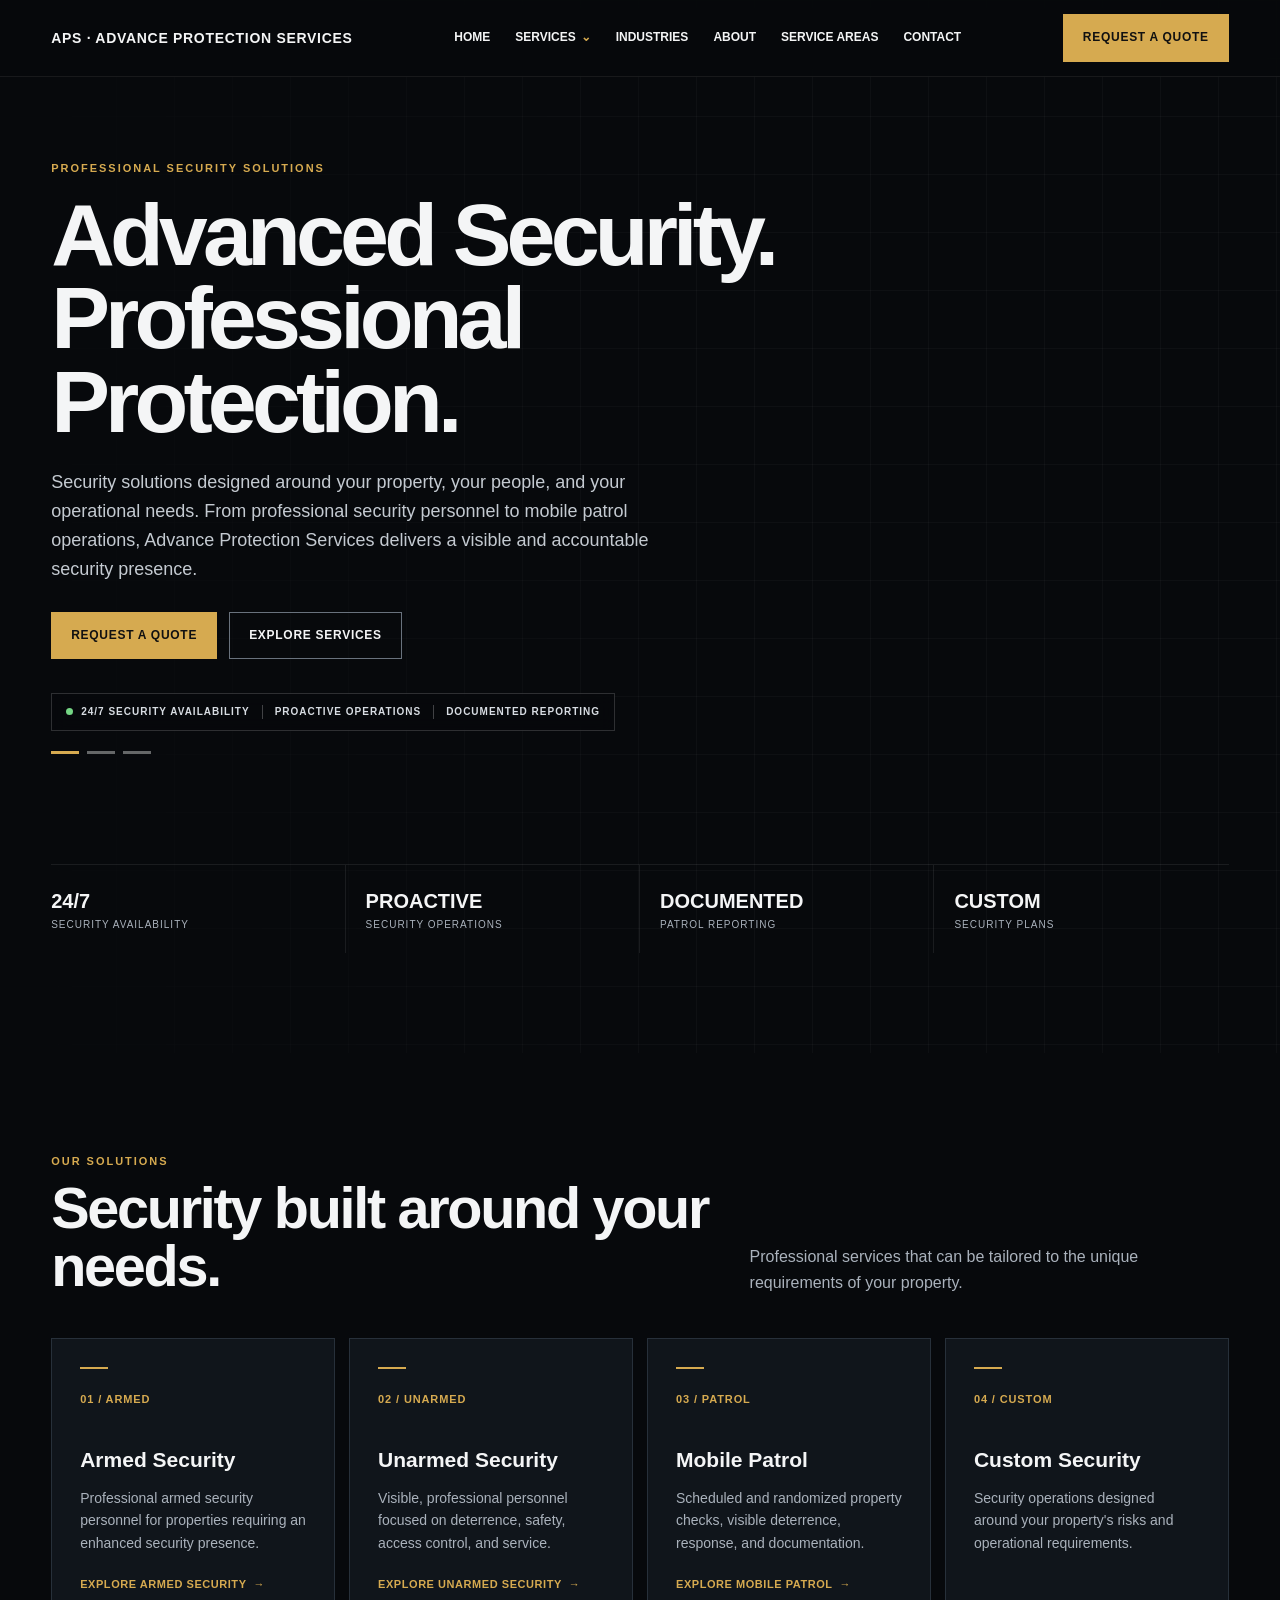
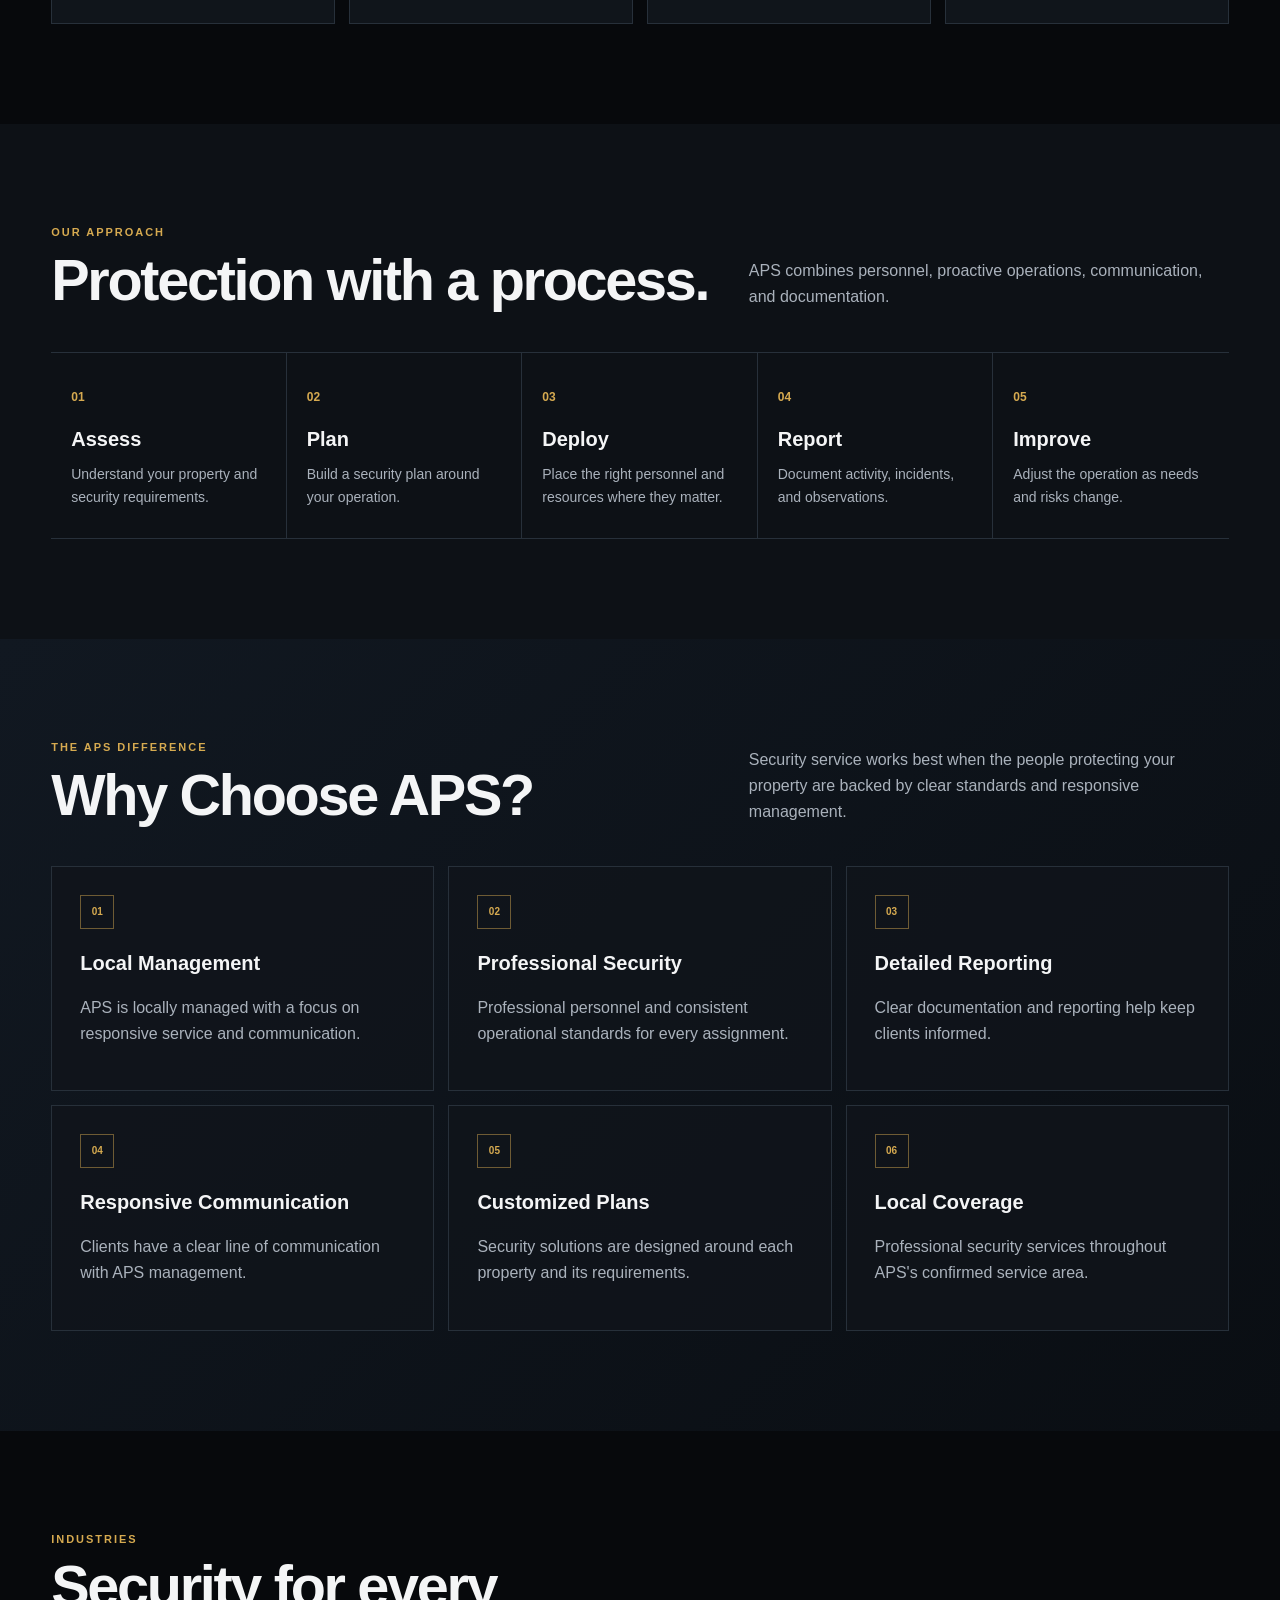
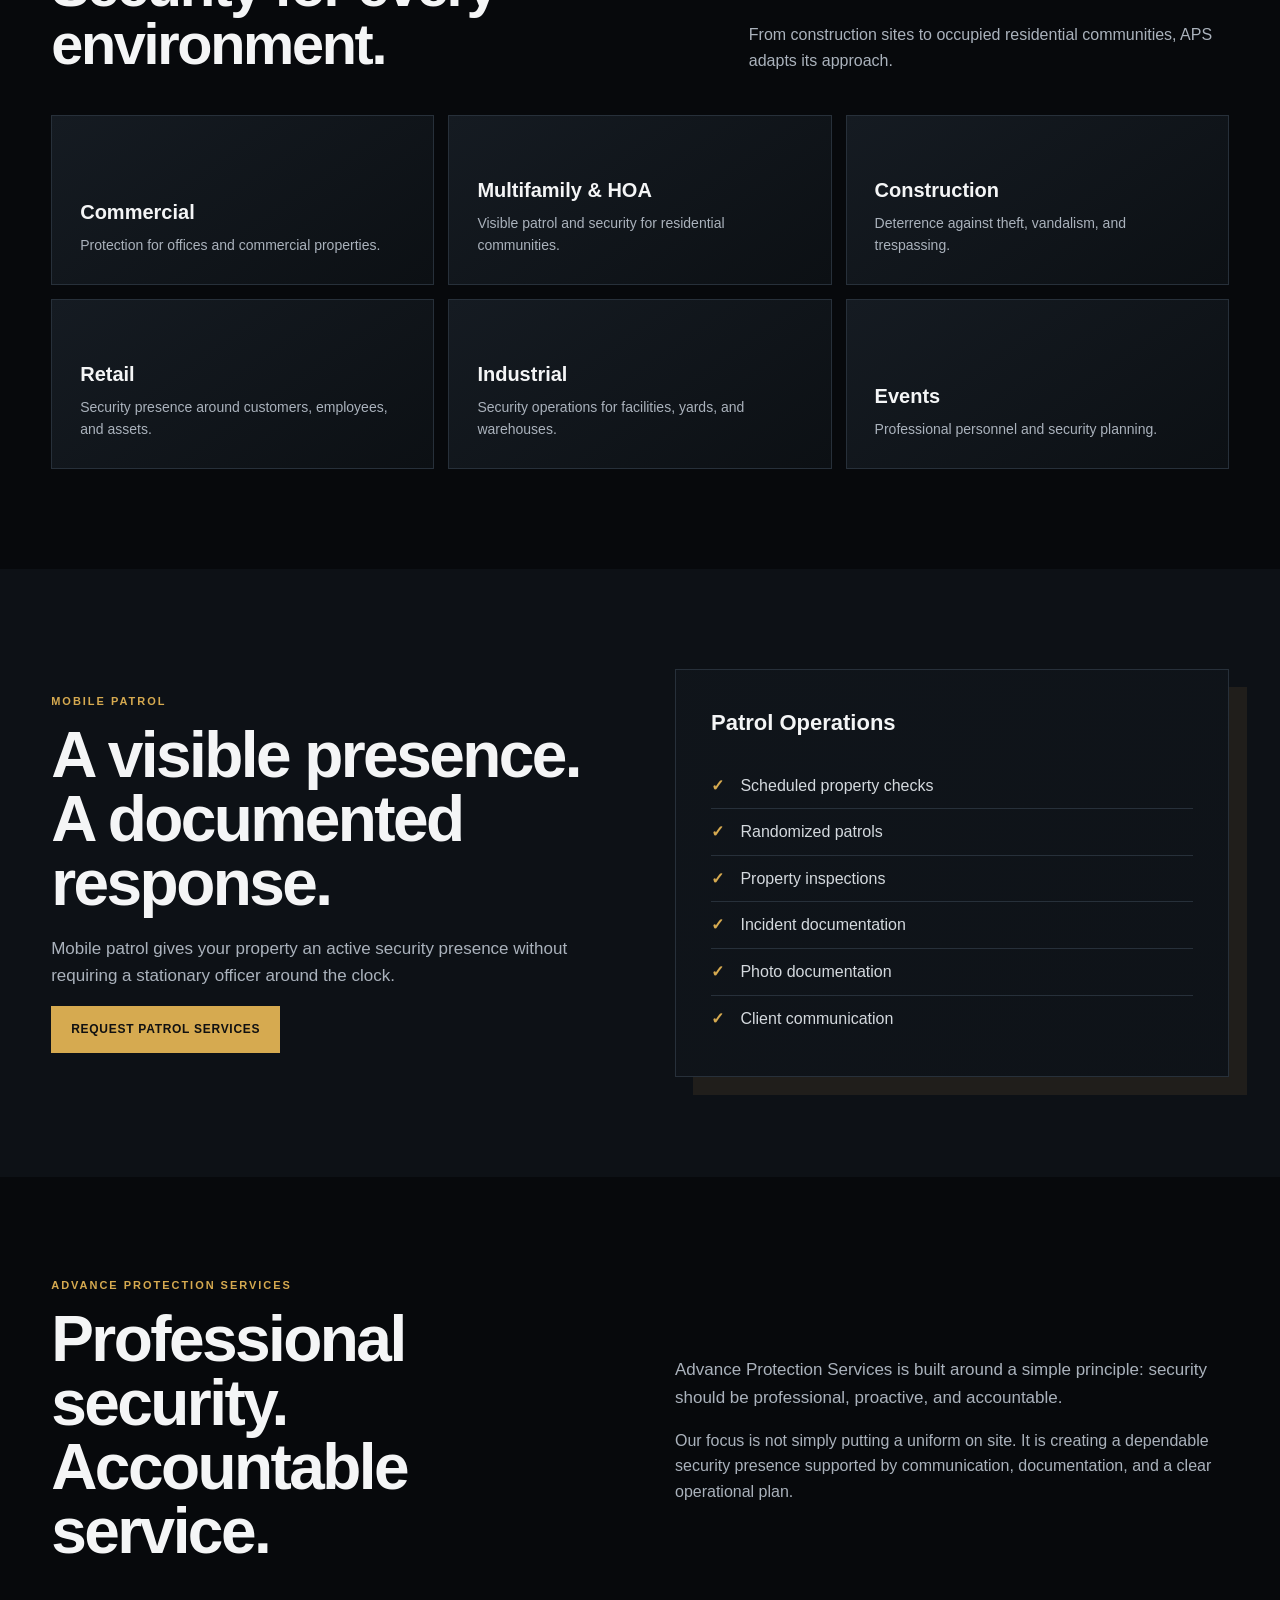
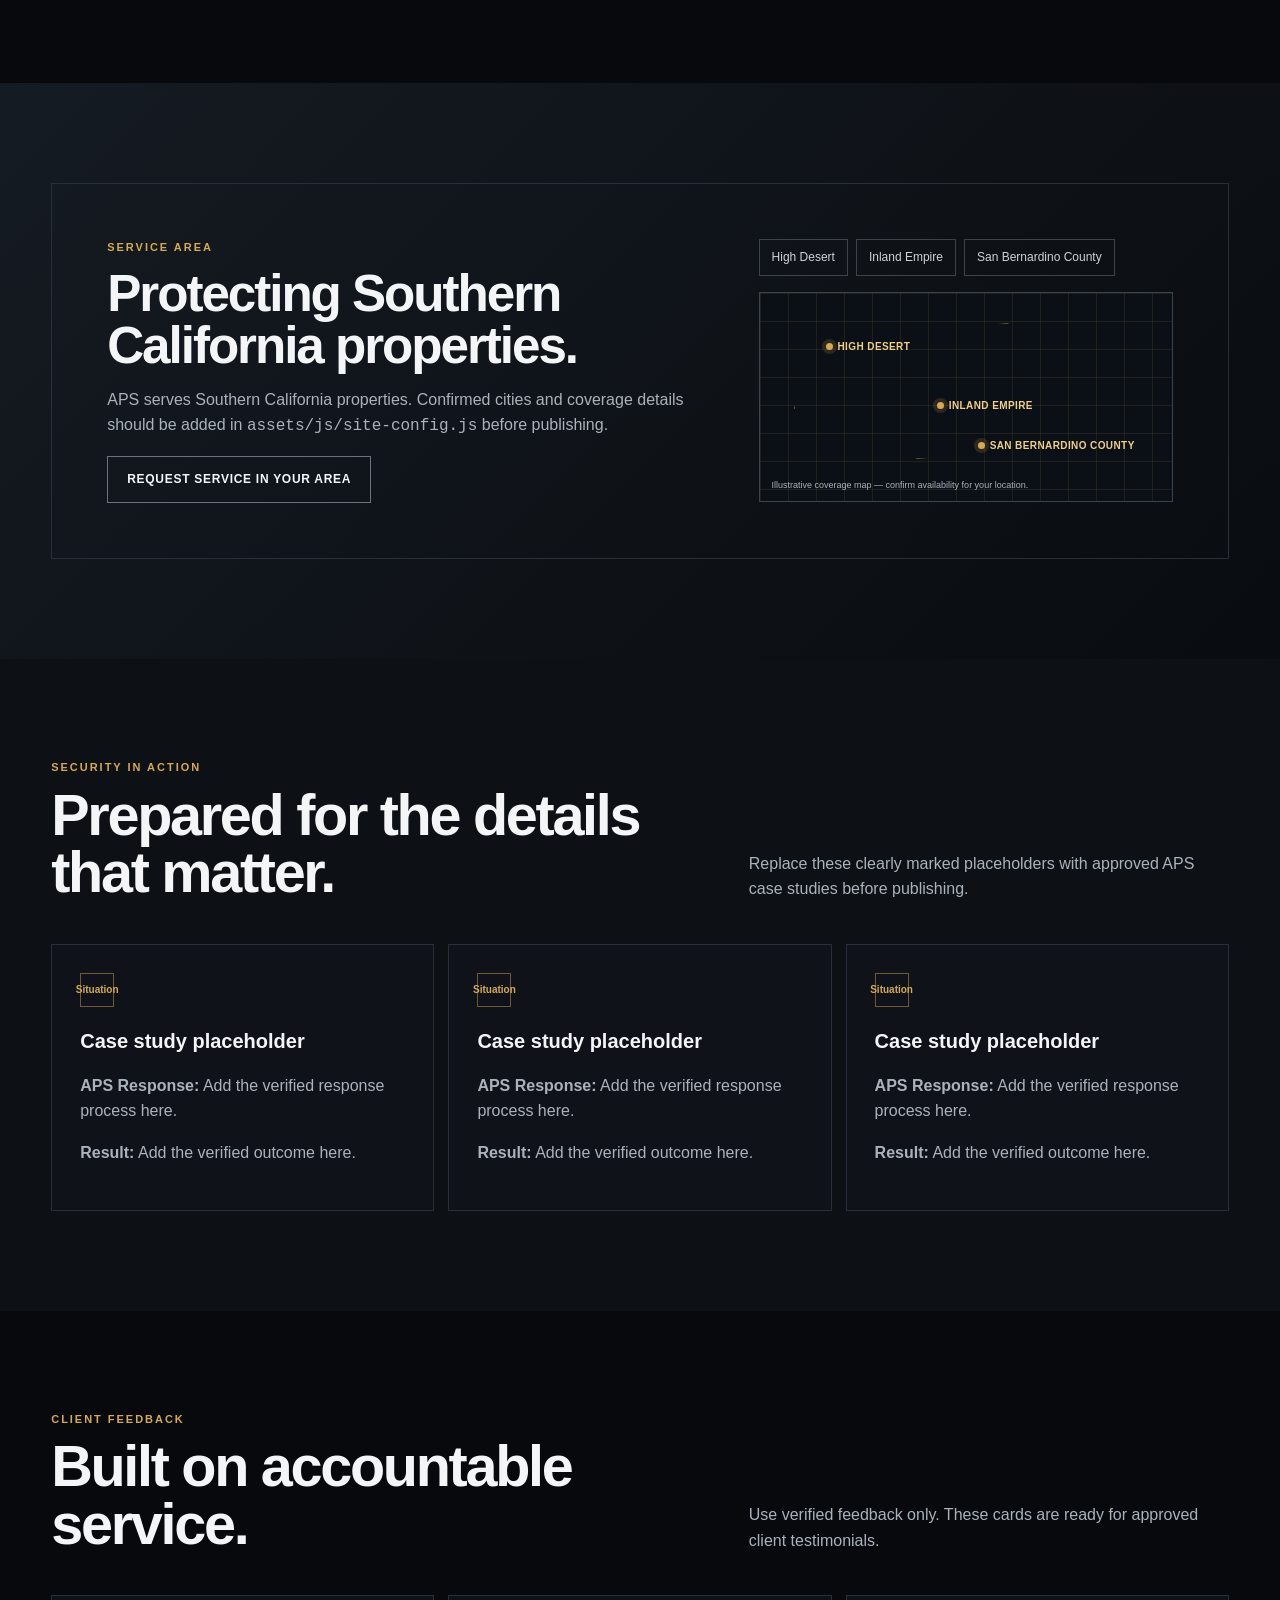
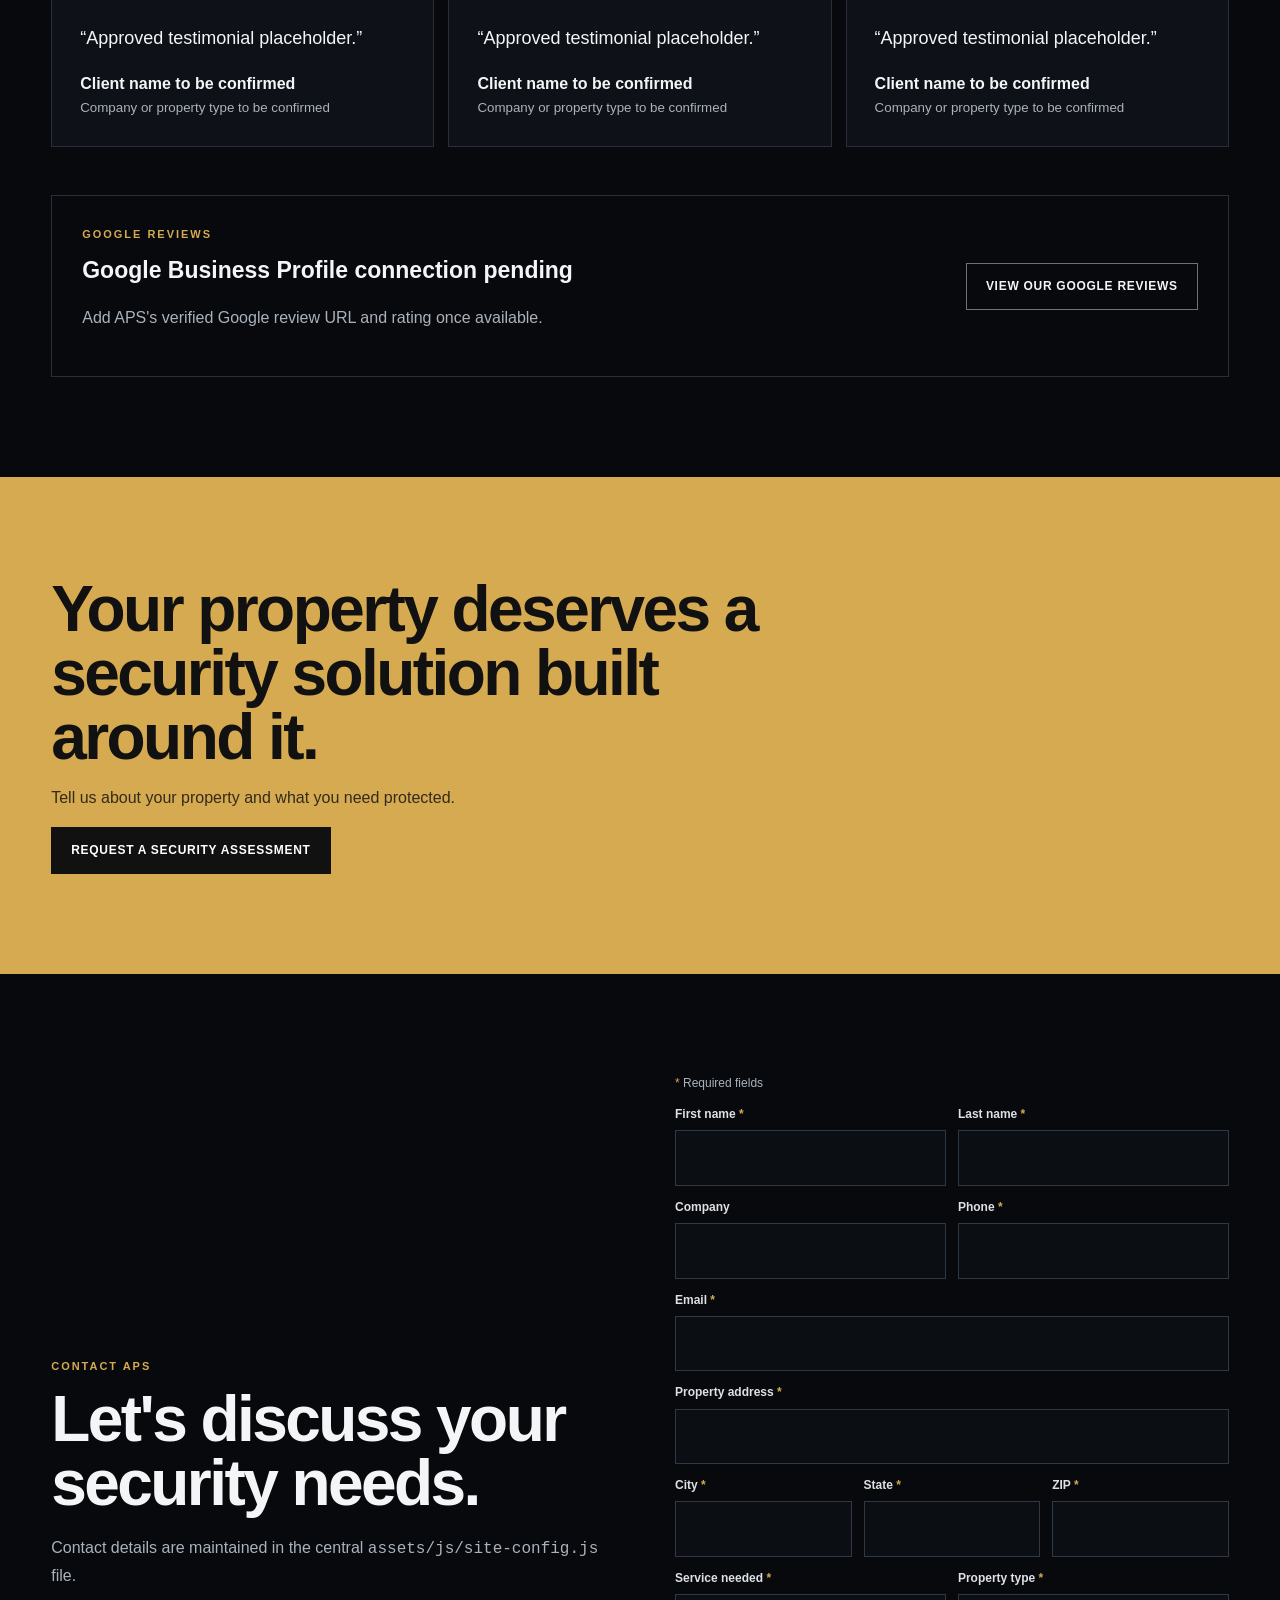
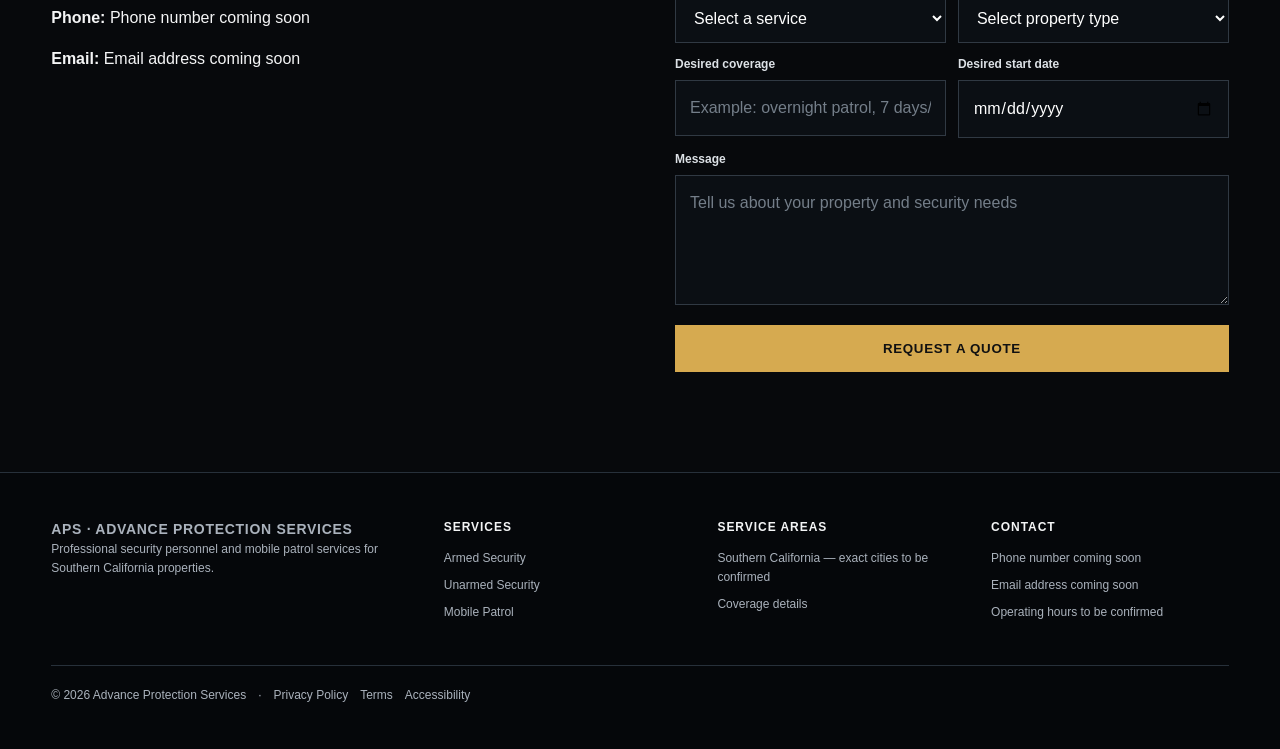
<file: index.html>
<!doctype html>
<html lang="en">
<head>
    <meta charset="utf-8">

    <meta
        name="viewport"
        content="width=device-width, initial-scale=1"
    >

    <title>Advance Protection Services</title>

    <meta
        name="description"
        content="Professional security and mobile patrol services by Advance Protection Services."
    >

    <meta property="og:title" content="Advance Protection Services | Professional Security Solutions">
    <meta property="og:description" content="Professional armed, unarmed, and mobile patrol security solutions for Southern California properties.">
    <meta property="og:type" content="website">

    <link rel="stylesheet" href="assets/css/styles.css">
</head>

<body>

    <!-- =========================================================
         HEADER / NAVIGATION
    ========================================================== -->

    <header class="site-header">
        <div class="wrap nav">

            <a class="brand" href="#home">
            APS · ADVANCE PROTECTION SERVICES
            </a>

            <button class="menu-toggle" type="button" aria-expanded="false" aria-controls="primary-navigation">
                <span class="sr-only">Open navigation</span>
                <span aria-hidden="true"></span><span aria-hidden="true"></span><span aria-hidden="true"></span>
            </button>

            <nav class="links" id="primary-navigation" aria-label="Main navigation">
                <a href="#home">Home</a>
                <details class="nav-services">
                    <summary>Services</summary>
                    <div class="service-menu">
                        <a href="services/armed-security/">Armed Security</a>
                        <a href="services/unarmed-security/">Unarmed Security</a>
                        <a href="services/mobile-patrol/">Mobile Patrol</a>
                    </div>
                </details>
                <a href="#industries">Industries</a>
                <a href="#about">About</a>
                <a href="#service-area">Service Areas</a>
                <a href="#contact">Contact</a>
            </nav>

            <a class="button" href="#contact">
                Request a Quote
            </a>

        </div>
    </header>


    <main>

        <!-- =====================================================
             HERO
        ====================================================== -->

        <section class="hero" id="home" data-hero-carousel>
            <div class="hero-slides" aria-hidden="true">
                <span class="hero-slide is-active" style="--hero-image: url('https://images.unsplash.com/photo-1760246964044-1384f71665b9?auto=format&amp;fit=crop&amp;fm=jpg&amp;ixlib=rb-4.1.0&amp;q=80&amp;w=2400');"></span>
                <span class="hero-slide" style="--hero-image: url('https://images.unsplash.com/photo-1769247178314-39230e302d74?auto=format&amp;fit=crop&amp;fm=jpg&amp;ixlib=rb-4.1.0&amp;q=80&amp;w=2400');"></span>
                <span class="hero-slide" style="--hero-image: url('https://images.unsplash.com/photo-1768752435475-2e55baeed00f?auto=format&amp;fit=crop&amp;fm=jpg&amp;ixlib=rb-4.1.0&amp;q=80&amp;w=2400');"></span>
            </div>
            <div class="wrap">

                <div class="eyebrow">
                    Professional Security Solutions
                </div>

                <h1>
                    Advanced Security.<br>
                    Professional Protection.
                </h1>

                <p>
                    Security solutions designed around your property,
                    your people, and your operational needs. From
                    professional security personnel to mobile patrol
                    operations, Advance Protection Services delivers
                    a visible and accountable security presence.
                </p>

                <div class="actions">
                    <a class="button" href="#contact">
                        Request a Quote
                    </a>

                    <a class="outline" href="#services">
                        Explore Services
                    </a>
                </div>

                <div class="hero-status" aria-label="APS service highlights">
                    <span class="status-item">
                        <span class="status-dot" aria-hidden="true"></span>
                        24/7 Security Availability
                    </span>

                    <span class="status-divider" aria-hidden="true"></span>

                    <span class="status-item">Proactive Operations</span>

                    <span class="status-divider" aria-hidden="true"></span>

                    <span class="status-item">Documented Reporting</span>
                </div>

                <div class="hero-carousel-controls" aria-label="Hero image controls">
                    <button class="is-active" type="button" data-hero-slide="0"><span class="sr-only">Show commercial property image</span></button>
                    <button type="button" data-hero-slide="1"><span class="sr-only">Show construction site image</span></button>
                    <button type="button" data-hero-slide="2"><span class="sr-only">Show industrial property image</span></button>
                </div>


                <!-- Hero Statistics -->

                <div class="stats">

                    <div class="stat">
                        <b>24/7</b>
                        <small>Security Availability</small>
                    </div>

                    <div class="stat">
                        <b>PROACTIVE</b>
                        <small>Security Operations</small>
                    </div>

                    <div class="stat">
                        <b>DOCUMENTED</b>
                        <small>Patrol Reporting</small>
                    </div>

                    <div class="stat">
                        <b>CUSTOM</b>
                        <small>Security Plans</small>
                    </div>

                </div>

            </div>
        </section>


        <!-- =====================================================
             SERVICES
        ====================================================== -->

        <section id="services">
            <div class="wrap">

                <div class="head">

                    <div>
                        <div class="eyebrow">
                            Our Solutions
                        </div>

                        <h2>
                            Security built around your needs.
                        </h2>
                    </div>

                    <p>
                        Professional services that can be tailored
                        to the unique requirements of your property.
                    </p>

                </div>


                <div class="cards">

                    <!-- Armed Security -->

                    <article class="card">
                        <div class="num">
                            01 / ARMED
                        </div>

                        <h3>
                            Armed Security
                        </h3>

                        <p>
                            Professional armed security personnel
                            for properties requiring an enhanced
                            security presence.
                        </p>

                        <a class="card-link" href="services/armed-security/">Explore armed security <span aria-hidden="true">→</span></a>
                    </article>


                    <!-- Unarmed Security -->

                    <article class="card">
                        <div class="num">
                            02 / UNARMED
                        </div>

                        <h3>
                            Unarmed Security
                        </h3>

                        <p>
                            Visible, professional personnel focused
                            on deterrence, safety, access control,
                            and service.
                        </p>

                        <a class="card-link" href="services/unarmed-security/">Explore unarmed security <span aria-hidden="true">→</span></a>
                    </article>


                    <!-- Mobile Patrol -->

                    <article class="card">
                        <div class="num">
                            03 / PATROL
                        </div>

                        <h3>
                            Mobile Patrol
                        </h3>

                        <p>
                            Scheduled and randomized property checks,
                            visible deterrence, response, and
                            documentation.
                        </p>

                        <a class="card-link" href="services/mobile-patrol/">Explore mobile patrol <span aria-hidden="true">→</span></a>
                    </article>


                    <!-- Custom Security -->

                    <article class="card">
                        <div class="num">
                            04 / CUSTOM
                        </div>

                        <h3>
                            Custom Security
                        </h3>

                        <p>
                            Security operations designed around
                            your property's risks and operational
                            requirements.
                        </p>
                    </article>

                </div>

            </div>
        </section>


        <!-- =====================================================
             OUR APPROACH
        ====================================================== -->

        <section class="dark">
            <div class="wrap">

                <div class="head">

                    <div>
                        <div class="eyebrow">
                            Our Approach
                        </div>

                        <h2>
                            Protection with a process.
                        </h2>
                    </div>

                    <p>
                        APS combines personnel, proactive operations,
                        communication, and documentation.
                    </p>

                </div>


                <div class="steps">

                    <div class="step">
                        <b>01</b>

                        <h3>
                            Assess
                        </h3>

                        <p>
                            Understand your property and security
                            requirements.
                        </p>
                    </div>


                    <div class="step">
                        <b>02</b>

                        <h3>
                            Plan
                        </h3>

                        <p>
                            Build a security plan around your
                            operation.
                        </p>
                    </div>


                    <div class="step">
                        <b>03</b>

                        <h3>
                            Deploy
                        </h3>

                        <p>
                            Place the right personnel and resources
                            where they matter.
                        </p>
                    </div>


                    <div class="step">
                        <b>04</b>

                        <h3>
                            Report
                        </h3>

                        <p>
                            Document activity, incidents,
                            and observations.
                        </p>
                    </div>


                    <div class="step">
                        <b>05</b>

                        <h3>
                            Improve
                        </h3>

                        <p>
                            Adjust the operation as needs
                            and risks change.
                        </p>
                    </div>

                </div>

            </div>
        </section>


        <!-- =====================================================
             WHY APS
        ====================================================== -->

        <section class="why-aps" id="why-aps">
            <div class="wrap">
                <div class="head">
                    <div>
                        <div class="eyebrow">The APS Difference</div>
                        <h2>Why Choose APS?</h2>
                    </div>
                    <p>Security service works best when the people protecting your property are backed by clear standards and responsive management.</p>
                </div>

                <div class="trust-grid">
                    <article class="trust-card"><span class="trust-icon" aria-hidden="true">01</span><h3>Local Management</h3><p>APS is locally managed with a focus on responsive service and communication.</p></article>
                    <article class="trust-card"><span class="trust-icon" aria-hidden="true">02</span><h3>Professional Security</h3><p>Professional personnel and consistent operational standards for every assignment.</p></article>
                    <article class="trust-card"><span class="trust-icon" aria-hidden="true">03</span><h3>Detailed Reporting</h3><p>Clear documentation and reporting help keep clients informed.</p></article>
                    <article class="trust-card"><span class="trust-icon" aria-hidden="true">04</span><h3>Responsive Communication</h3><p>Clients have a clear line of communication with APS management.</p></article>
                    <article class="trust-card"><span class="trust-icon" aria-hidden="true">05</span><h3>Customized Plans</h3><p>Security solutions are designed around each property and its requirements.</p></article>
                    <article class="trust-card"><span class="trust-icon" aria-hidden="true">06</span><h3>Local Coverage</h3><p>Professional security services throughout APS's confirmed service area.</p></article>
                </div>
            </div>
        </section>


        <!-- =====================================================
             INDUSTRIES
        ====================================================== -->

        <section id="industries">
            <div class="wrap">

                <div class="head">

                    <div>
                        <div class="eyebrow">
                            Industries
                        </div>

                        <h2>
                            Security for every environment.
                        </h2>
                    </div>

                    <p>
                        From construction sites to occupied
                        residential communities, APS adapts
                        its approach.
                    </p>

                </div>


                <div class="industries">

                    <article class="industry">
                        <h3>Commercial</h3>

                        <p>
                            Protection for offices and commercial
                            properties.
                        </p>
                    </article>


                    <article class="industry">
                        <h3>Multifamily &amp; HOA</h3>

                        <p>
                            Visible patrol and security for
                            residential communities.
                        </p>
                    </article>


                    <article class="industry">
                        <h3>Construction</h3>

                        <p>
                            Deterrence against theft, vandalism,
                            and trespassing.
                        </p>
                    </article>


                    <article class="industry">
                        <h3>Retail</h3>

                        <p>
                            Security presence around customers,
                            employees, and assets.
                        </p>
                    </article>


                    <article class="industry">
                        <h3>Industrial</h3>

                        <p>
                            Security operations for facilities,
                            yards, and warehouses.
                        </p>
                    </article>


                    <article class="industry">
                        <h3>Events</h3>

                        <p>
                            Professional personnel and security
                            planning.
                        </p>
                    </article>

                </div>

            </div>
        </section>


        <!-- =====================================================
             MOBILE PATROL
        ====================================================== -->

        <section id="patrol" class="dark">

            <div class="wrap split">

                <div>

                    <div class="eyebrow">
                        Mobile Patrol
                    </div>

                    <h2 class="large-heading">
                        A visible presence.<br>
                        A documented response.
                    </h2>

                    <p class="large-description">
                        Mobile patrol gives your property an active
                        security presence without requiring a
                        stationary officer around the clock.
                    </p>

                    <a class="button" href="#contact">
                        Request Patrol Services
                    </a>

                </div>


                <div class="feature">

                    <h3>
                        Patrol Operations
                    </h3>

                    <div class="check">
                        Scheduled property checks
                    </div>

                    <div class="check">
                        Randomized patrols
                    </div>

                    <div class="check">
                        Property inspections
                    </div>

                    <div class="check">
                        Incident documentation
                    </div>

                    <div class="check">
                        Photo documentation
                    </div>

                    <div class="check">
                        Client communication
                    </div>

                </div>

            </div>

        </section>


        <!-- =====================================================
             ABOUT
        ====================================================== -->

        <section id="about">

            <div class="wrap split">

                <div>

                    <div class="eyebrow">
                        Advance Protection Services
                    </div>

                    <h2 class="large-heading">
                        Professional security.
                        Accountable service.
                    </h2>

                </div>


                <div>

                    <p class="large-description">
                        Advance Protection Services is built around
                        a simple principle: security should be
                        professional, proactive, and accountable.
                    </p>

                    <p class="muted">
                        Our focus is not simply putting a uniform
                        on site. It is creating a dependable security
                        presence supported by communication,
                        documentation, and a clear operational plan.
                    </p>

                </div>

            </div>

        </section>


        <!-- =====================================================
             SERVICE AREA
        ====================================================== -->

        <section class="area" id="service-area">

            <div class="wrap area-box">

                <div>

                    <div class="eyebrow">
                        Service Area
                    </div>

                    <h2>
                        Protecting Southern California properties.
                    </h2>

                    <p class="muted">
                        APS serves Southern California properties. Confirmed cities and coverage details should be added in <code>assets/js/site-config.js</code> before publishing.
                    </p>

                    <a class="outline" href="#contact">Request service in your area</a>

                </div>


                <div class="area-visual">
                <div class="pills" data-service-areas>

                    <span class="pill">High Desert</span>
                    <span class="pill">Inland Empire</span>
                    <span class="pill">San Bernardino County</span>

                </div>
                    <div class="service-map" role="img" aria-label="Illustrative map showing APS's listed Southern California coverage areas">
                        <span class="map-point point-one">High Desert</span>
                        <span class="map-point point-two">Inland Empire</span>
                        <span class="map-point point-three">San Bernardino County</span>
                        <small>Illustrative coverage map — confirm availability for your location.</small>
                    </div>
                </div>

            </div>

        </section>


        <!-- =====================================================
             SECURITY IN ACTION / TESTIMONIALS
        ====================================================== -->

        <section class="dark proof-section">
            <div class="wrap">
                <div class="head">
                    <div><div class="eyebrow">Security in Action</div><h2>Prepared for the details that matter.</h2></div>
                    <p>Replace these clearly marked placeholders with approved APS case studies before publishing.</p>
                </div>
                <div class="response-grid">
                    <article class="response-card"><span>Situation</span><h3>Case study placeholder</h3><p><strong>APS Response:</strong> Add the verified response process here.</p><p><strong>Result:</strong> Add the verified outcome here.</p></article>
                    <article class="response-card"><span>Situation</span><h3>Case study placeholder</h3><p><strong>APS Response:</strong> Add the verified response process here.</p><p><strong>Result:</strong> Add the verified outcome here.</p></article>
                    <article class="response-card"><span>Situation</span><h3>Case study placeholder</h3><p><strong>APS Response:</strong> Add the verified response process here.</p><p><strong>Result:</strong> Add the verified outcome here.</p></article>
                </div>
            </div>
        </section>

        <section class="testimonials">
            <div class="wrap">
                <div class="head">
                    <div><div class="eyebrow">Client Feedback</div><h2>Built on accountable service.</h2></div>
                    <p>Use verified feedback only. These cards are ready for approved client testimonials.</p>
                </div>
                <div class="testimonial-grid">
                    <article class="testimonial"><p>“Approved testimonial placeholder.”</p><strong>Client name to be confirmed</strong><small>Company or property type to be confirmed</small></article>
                    <article class="testimonial"><p>“Approved testimonial placeholder.”</p><strong>Client name to be confirmed</strong><small>Company or property type to be confirmed</small></article>
                    <article class="testimonial"><p>“Approved testimonial placeholder.”</p><strong>Client name to be confirmed</strong><small>Company or property type to be confirmed</small></article>
                </div>
                <div class="reviews-placeholder"><div><div class="eyebrow">Google Reviews</div><h3>Google Business Profile connection pending</h3><p class="muted">Add APS's verified Google review URL and rating once available.</p></div><a class="outline" href="#" aria-disabled="true">View Our Google Reviews</a></div>
            </div>
        </section>


        <!-- =====================================================
             QUOTE CTA
        ====================================================== -->

        <section class="quote">

            <div class="wrap">

                <h2>
                    Your property deserves a security
                    solution built around it.
                </h2>

                <p>
                    Tell us about your property and what
                    you need protected.
                </p>

                <a class="button darkbtn" href="#contact">
                    Request a Security Assessment
                </a>

            </div>

        </section>


        <!-- =====================================================
             CONTACT
        ====================================================== -->

        <section id="contact">

            <div class="wrap split">

                <div>

                    <div class="eyebrow">
                        Contact APS
                    </div>

                    <h2 class="contact-heading">
                        Let's discuss your security needs.
                    </h2>

                    <p class="muted">
                        Contact details are maintained in the central
                        <code>assets/js/site-config.js</code> file.
                    </p>

                    <p>
                        <strong>Phone:</strong>
                        <span data-business="phone">Phone number coming soon</span>
                    </p>

                    <p>
                        <strong>Email:</strong>
                        <span data-business="email">Email address coming soon</span>
                    </p>

                </div>


                <div class="contact">

                    <form aria-label="Request a quote" data-quote-form>
                        <p class="form-note"><span aria-hidden="true">*</span> Required fields</p>
                        <div class="grid2">
                            <div><label for="first-name">First name <span aria-hidden="true">*</span></label><input id="first-name" name="firstName" type="text" autocomplete="given-name" required></div>
                            <div><label for="last-name">Last name <span aria-hidden="true">*</span></label><input id="last-name" name="lastName" type="text" autocomplete="family-name" required></div>
                        </div>
                        <div class="grid2">
                            <div><label for="company">Company</label><input id="company" name="company" type="text" autocomplete="organization"></div>
                            <div><label for="phone">Phone <span aria-hidden="true">*</span></label><input id="phone" name="phone" type="tel" autocomplete="tel" required></div>
                        </div>
                        <div><label for="email">Email <span aria-hidden="true">*</span></label><input id="email" name="email" type="email" autocomplete="email" required></div>
                        <div><label for="address">Property address <span aria-hidden="true">*</span></label><input id="address" name="propertyAddress" type="text" autocomplete="street-address" required></div>
                        <div class="grid3">
                            <div><label for="city">City <span aria-hidden="true">*</span></label><input id="city" name="city" autocomplete="address-level2" required></div>
                            <div><label for="state">State <span aria-hidden="true">*</span></label><input id="state" name="state" autocomplete="address-level1" required></div>
                            <div><label for="zip">ZIP <span aria-hidden="true">*</span></label><input id="zip" name="zip" inputmode="numeric" autocomplete="postal-code" required></div>
                        </div>
                        <div class="grid2">
                            <div><label for="service">Service needed <span aria-hidden="true">*</span></label><select id="service" name="service" required><option value="" selected disabled>Select a service</option><option value="armed-security">Armed Security</option><option value="unarmed-security">Unarmed Security</option><option value="mobile-patrol">Mobile Patrol</option></select></div>
                            <div><label for="property-type">Property type <span aria-hidden="true">*</span></label><select id="property-type" name="propertyType" required><option value="" selected disabled>Select property type</option><option>Commercial</option><option>Multifamily / HOA</option><option>Construction</option><option>Retail</option><option>Industrial</option><option>Event</option><option>Other</option></select></div>
                        </div>
                        <div class="grid2">
                            <div><label for="coverage">Desired coverage</label><input id="coverage" name="desiredCoverage" type="text" placeholder="Example: overnight patrol, 7 days/week"></div>
                            <div><label for="start-date">Desired start date</label><input id="start-date" name="startDate" type="date"></div>
                        </div>
                        <div><label for="message">Message</label><textarea id="message" name="message" placeholder="Tell us about your property and security needs"></textarea></div>
                        <p class="form-feedback" aria-live="polite" hidden></p>
                        <button class="submit" type="submit">Request a Quote</button>
                    </form>

                </div>

            </div>

        </section>

    </main>


    <!-- =========================================================
         FOOTER
    ========================================================== -->

    <footer>

        <div class="wrap footer-grid">
            <div><a class="brand" href="#home">APS · ADVANCE PROTECTION SERVICES</a><p>Professional security personnel and mobile patrol services for Southern California properties.</p></div>
            <div><h2>Services</h2><a href="services/armed-security/">Armed Security</a><a href="services/unarmed-security/">Unarmed Security</a><a href="services/mobile-patrol/">Mobile Patrol</a></div>
            <div><h2>Service Areas</h2><p data-business="serviceArea">Southern California — exact cities to be confirmed</p><a href="#service-area">Coverage details</a></div>
            <div><h2>Contact</h2><p data-business="phone">Phone number coming soon</p><p data-business="email">Email address coming soon</p><p data-business="hours">Operating hours to be confirmed</p></div>
        </div>
        <div class="wrap footer-bottom">&copy; 2026 Advance Protection Services <span>·</span> <a href="legal/privacy.html">Privacy Policy</a> <a href="legal/terms.html">Terms</a> <a href="legal/accessibility.html">Accessibility</a></div>

    </footer>

    <script src="assets/js/site-config.js"></script>
    <script src="assets/js/app.js"></script>

</body>
</html>
</file>
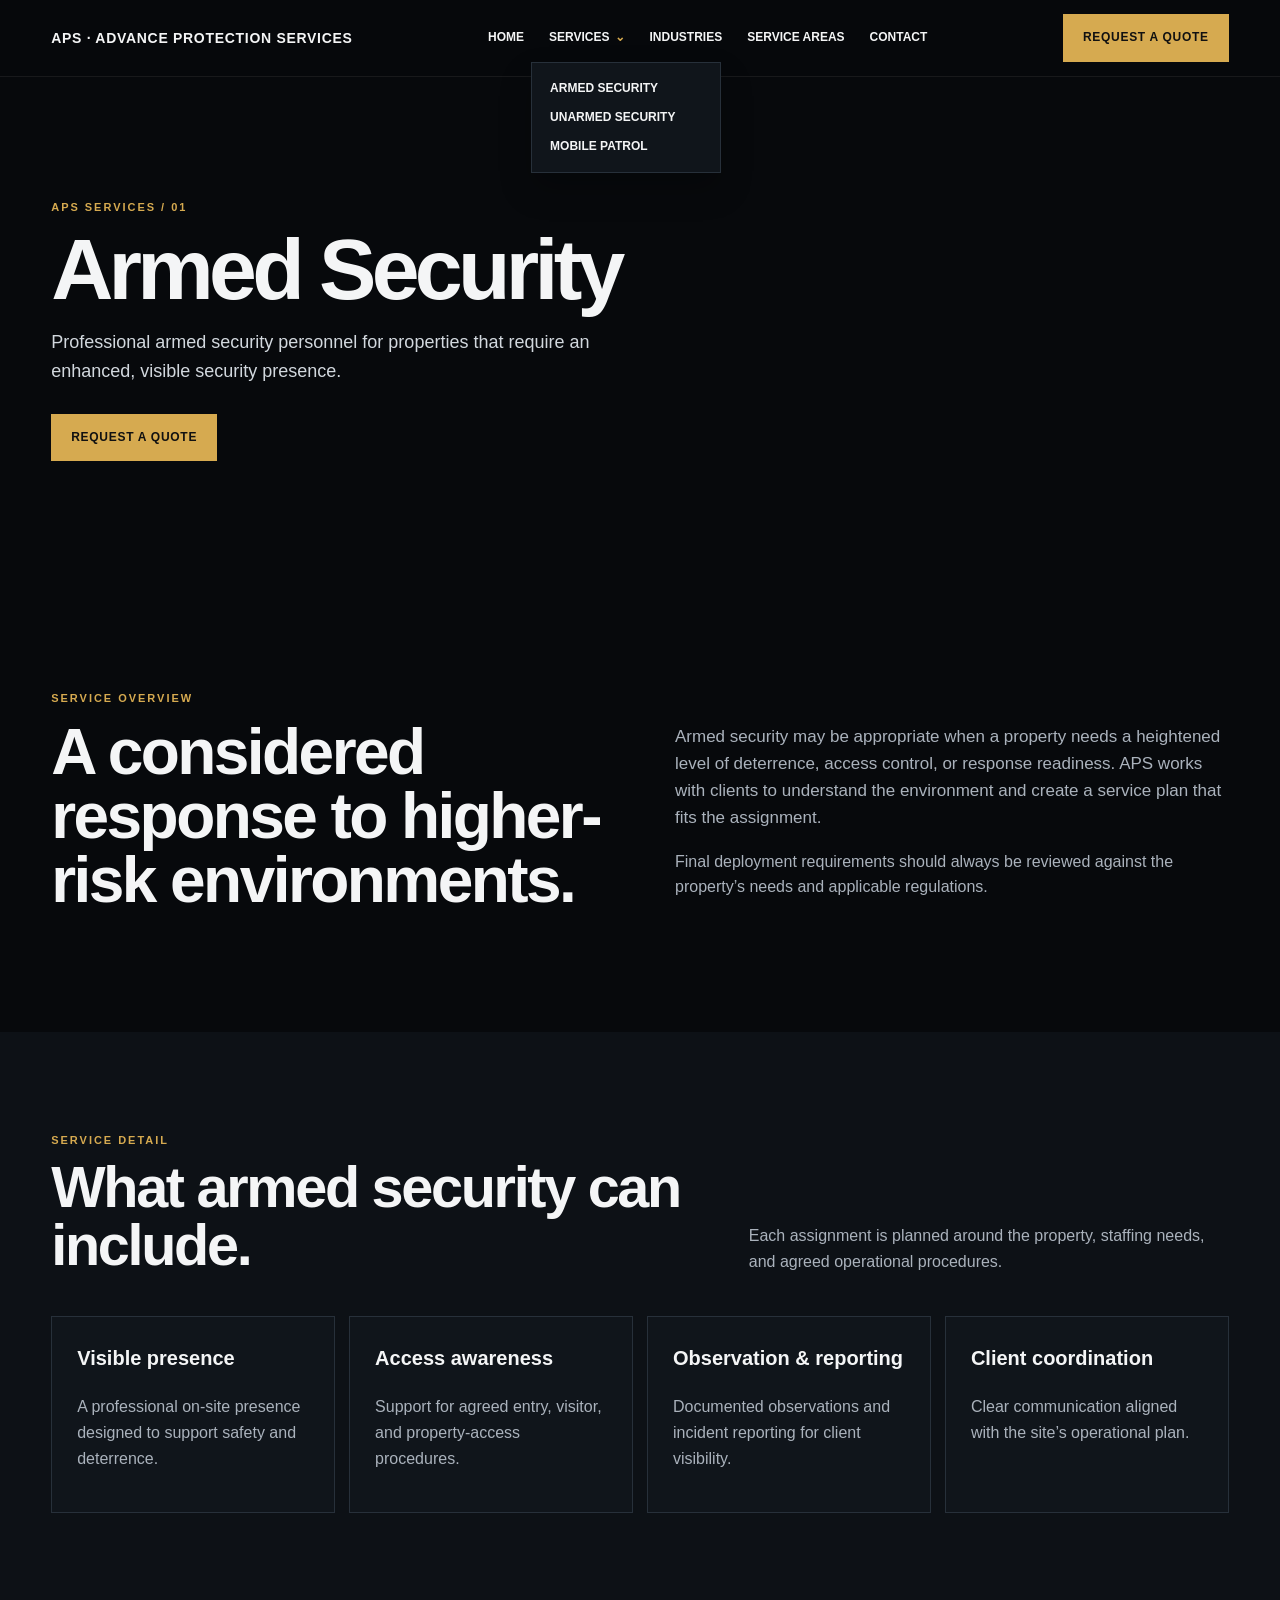
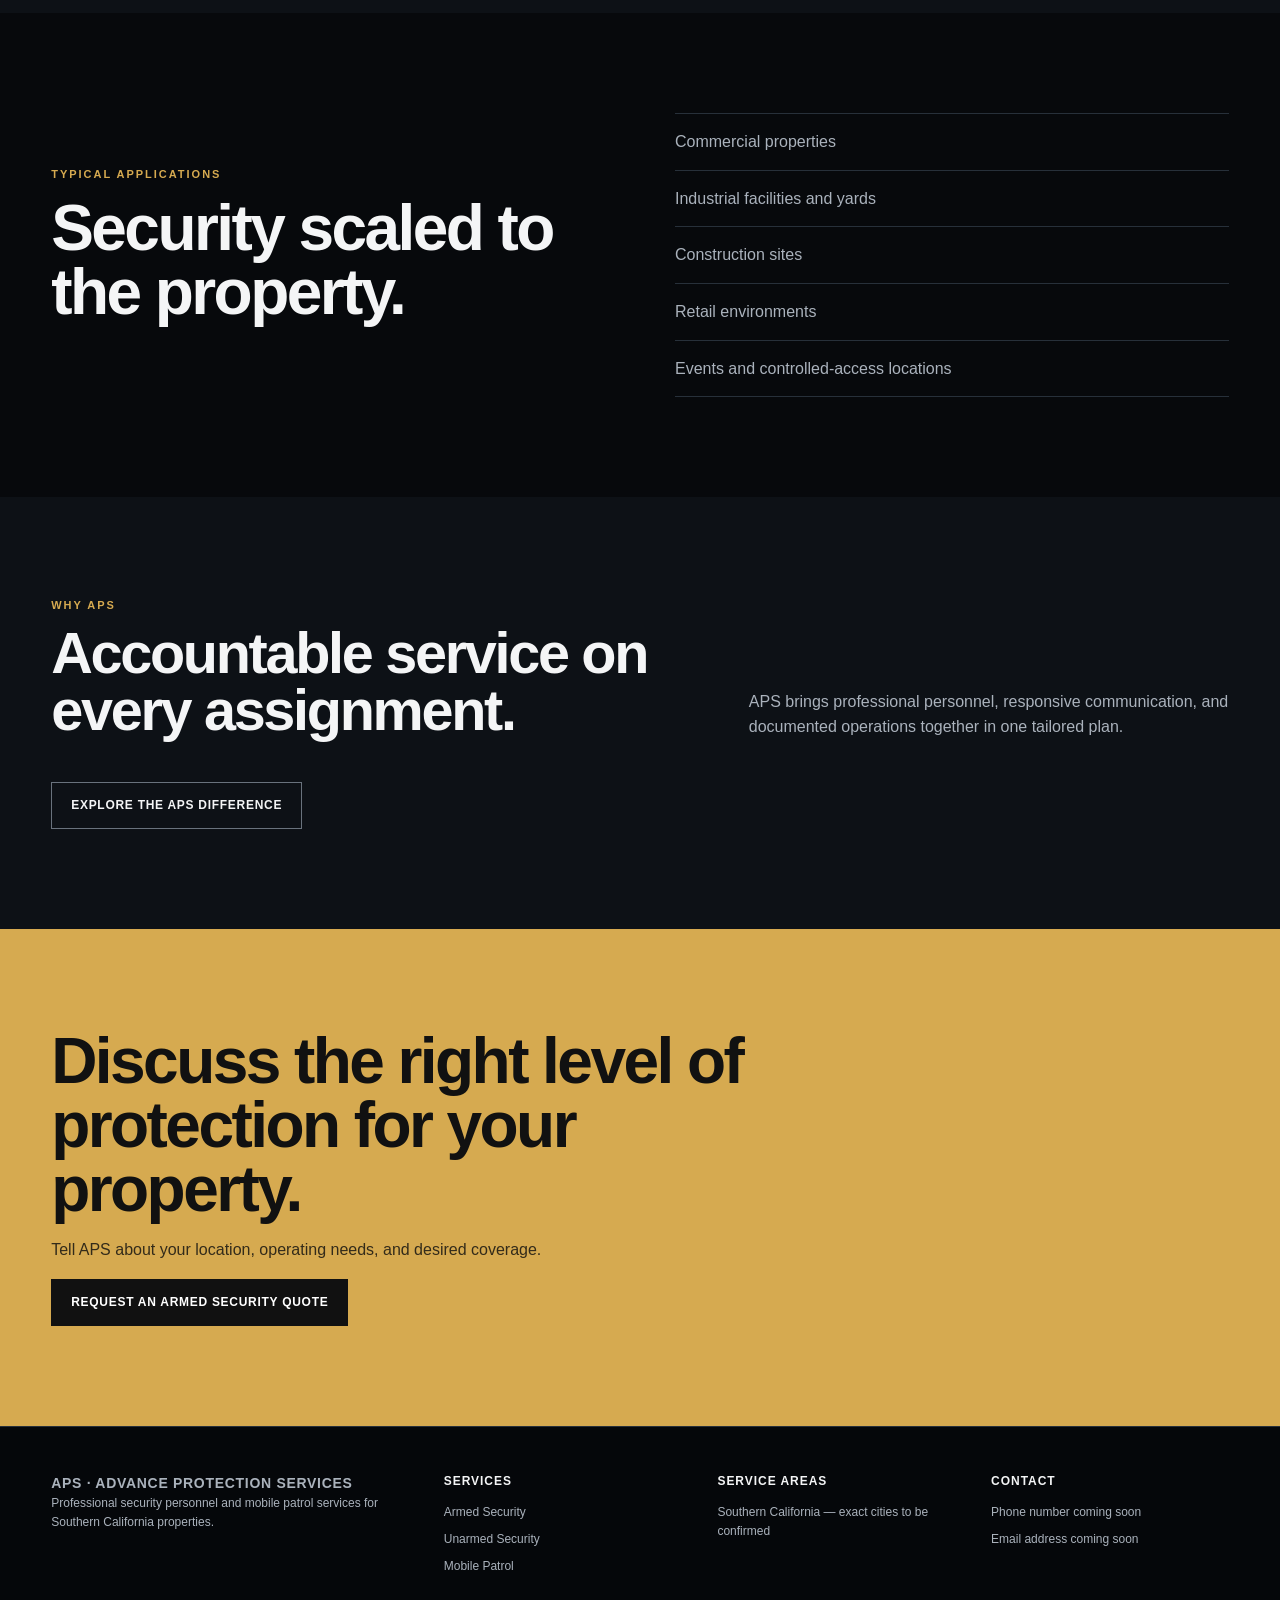
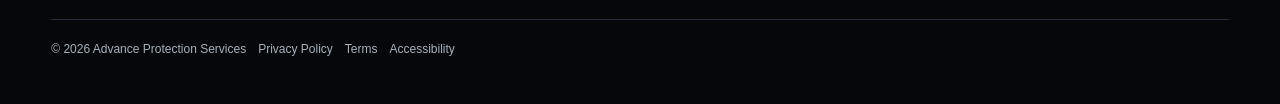
<file: services/armed-security/index.html>
<!doctype html>
<html lang="en">
<head>
    <meta charset="utf-8">
    <meta name="viewport" content="width=device-width, initial-scale=1">
    <title>Armed Security Services | Advance Protection Services</title>
    <meta name="description" content="Professional armed security services for properties that require an enhanced security presence.">
    <meta property="og:title" content="Armed Security Services | Advance Protection Services">
    <meta property="og:description" content="Professional armed security services for properties requiring an enhanced security presence.">
    <link rel="stylesheet" href="../../assets/css/styles.css">
</head>
<body class="service-page">
    <header class="site-header"><div class="wrap nav"><a class="brand" href="../../">APS · ADVANCE PROTECTION SERVICES</a><button class="menu-toggle" type="button" aria-expanded="false" aria-controls="primary-navigation"><span class="sr-only">Open navigation</span><span aria-hidden="true"></span><span aria-hidden="true"></span><span aria-hidden="true"></span></button><nav class="links" id="primary-navigation" aria-label="Main navigation"><a href="../../">Home</a><details class="nav-services" open><summary>Services</summary><div class="service-menu"><a href="../armed-security/">Armed Security</a><a href="../unarmed-security/">Unarmed Security</a><a href="../mobile-patrol/">Mobile Patrol</a></div></details><a href="../../#industries">Industries</a><a href="../../#service-area">Service Areas</a><a href="../../#contact">Contact</a></nav><a class="button" href="#quote">Request a Quote</a></div></header>
    <main>
        <section class="service-hero"><div class="wrap"><div class="eyebrow">APS Services / 01</div><h1>Armed Security</h1><p>Professional armed security personnel for properties that require an enhanced, visible security presence.</p><a class="button" href="#quote">Request a Quote</a></div></section>
        <section><div class="wrap split"><div><div class="eyebrow">Service Overview</div><h2 class="large-heading">A considered response to higher-risk environments.</h2></div><div><p class="large-description">Armed security may be appropriate when a property needs a heightened level of deterrence, access control, or response readiness. APS works with clients to understand the environment and create a service plan that fits the assignment.</p><p class="muted">Final deployment requirements should always be reviewed against the property’s needs and applicable regulations.</p></div></div></section>
        <section class="dark"><div class="wrap"><div class="head"><div><div class="eyebrow">Service Detail</div><h2>What armed security can include.</h2></div><p>Each assignment is planned around the property, staffing needs, and agreed operational procedures.</p></div><div class="service-detail-grid"><article><h3>Visible presence</h3><p>A professional on-site presence designed to support safety and deterrence.</p></article><article><h3>Access awareness</h3><p>Support for agreed entry, visitor, and property-access procedures.</p></article><article><h3>Observation & reporting</h3><p>Documented observations and incident reporting for client visibility.</p></article><article><h3>Client coordination</h3><p>Clear communication aligned with the site’s operational plan.</p></article></div></div></section>
        <section><div class="wrap split"><div><div class="eyebrow">Typical Applications</div><h2 class="large-heading">Security scaled to the property.</h2></div><div class="application-list"><div>Commercial properties</div><div>Industrial facilities and yards</div><div>Construction sites</div><div>Retail environments</div><div>Events and controlled-access locations</div></div></div></section>
        <section class="dark"><div class="wrap"><div class="head"><div><div class="eyebrow">Why APS</div><h2>Accountable service on every assignment.</h2></div><p>APS brings professional personnel, responsive communication, and documented operations together in one tailored plan.</p></div><a class="outline" href="../../#why-aps">Explore the APS difference</a></div></section>
        <section class="quote" id="quote"><div class="wrap"><h2>Discuss the right level of protection for your property.</h2><p>Tell APS about your location, operating needs, and desired coverage.</p><a class="button darkbtn" href="../../#contact">Request an Armed Security Quote</a></div></section>
    </main>
    <footer><div class="wrap footer-grid"><div><a class="brand" href="../../">APS · ADVANCE PROTECTION SERVICES</a><p>Professional security personnel and mobile patrol services for Southern California properties.</p></div><div><h2>Services</h2><a href="../armed-security/">Armed Security</a><a href="../unarmed-security/">Unarmed Security</a><a href="../mobile-patrol/">Mobile Patrol</a></div><div><h2>Service Areas</h2><p data-business="serviceArea">Southern California — exact cities to be confirmed</p></div><div><h2>Contact</h2><p data-business="phone">Phone number coming soon</p><p data-business="email">Email address coming soon</p></div></div><div class="wrap footer-bottom">© 2026 Advance Protection Services <a href="../../legal/privacy.html">Privacy Policy</a><a href="../../legal/terms.html">Terms</a><a href="../../legal/accessibility.html">Accessibility</a></div></footer>
    <script src="../../assets/js/site-config.js"></script><script src="../../assets/js/app.js"></script>
</body>
</html>
</file>
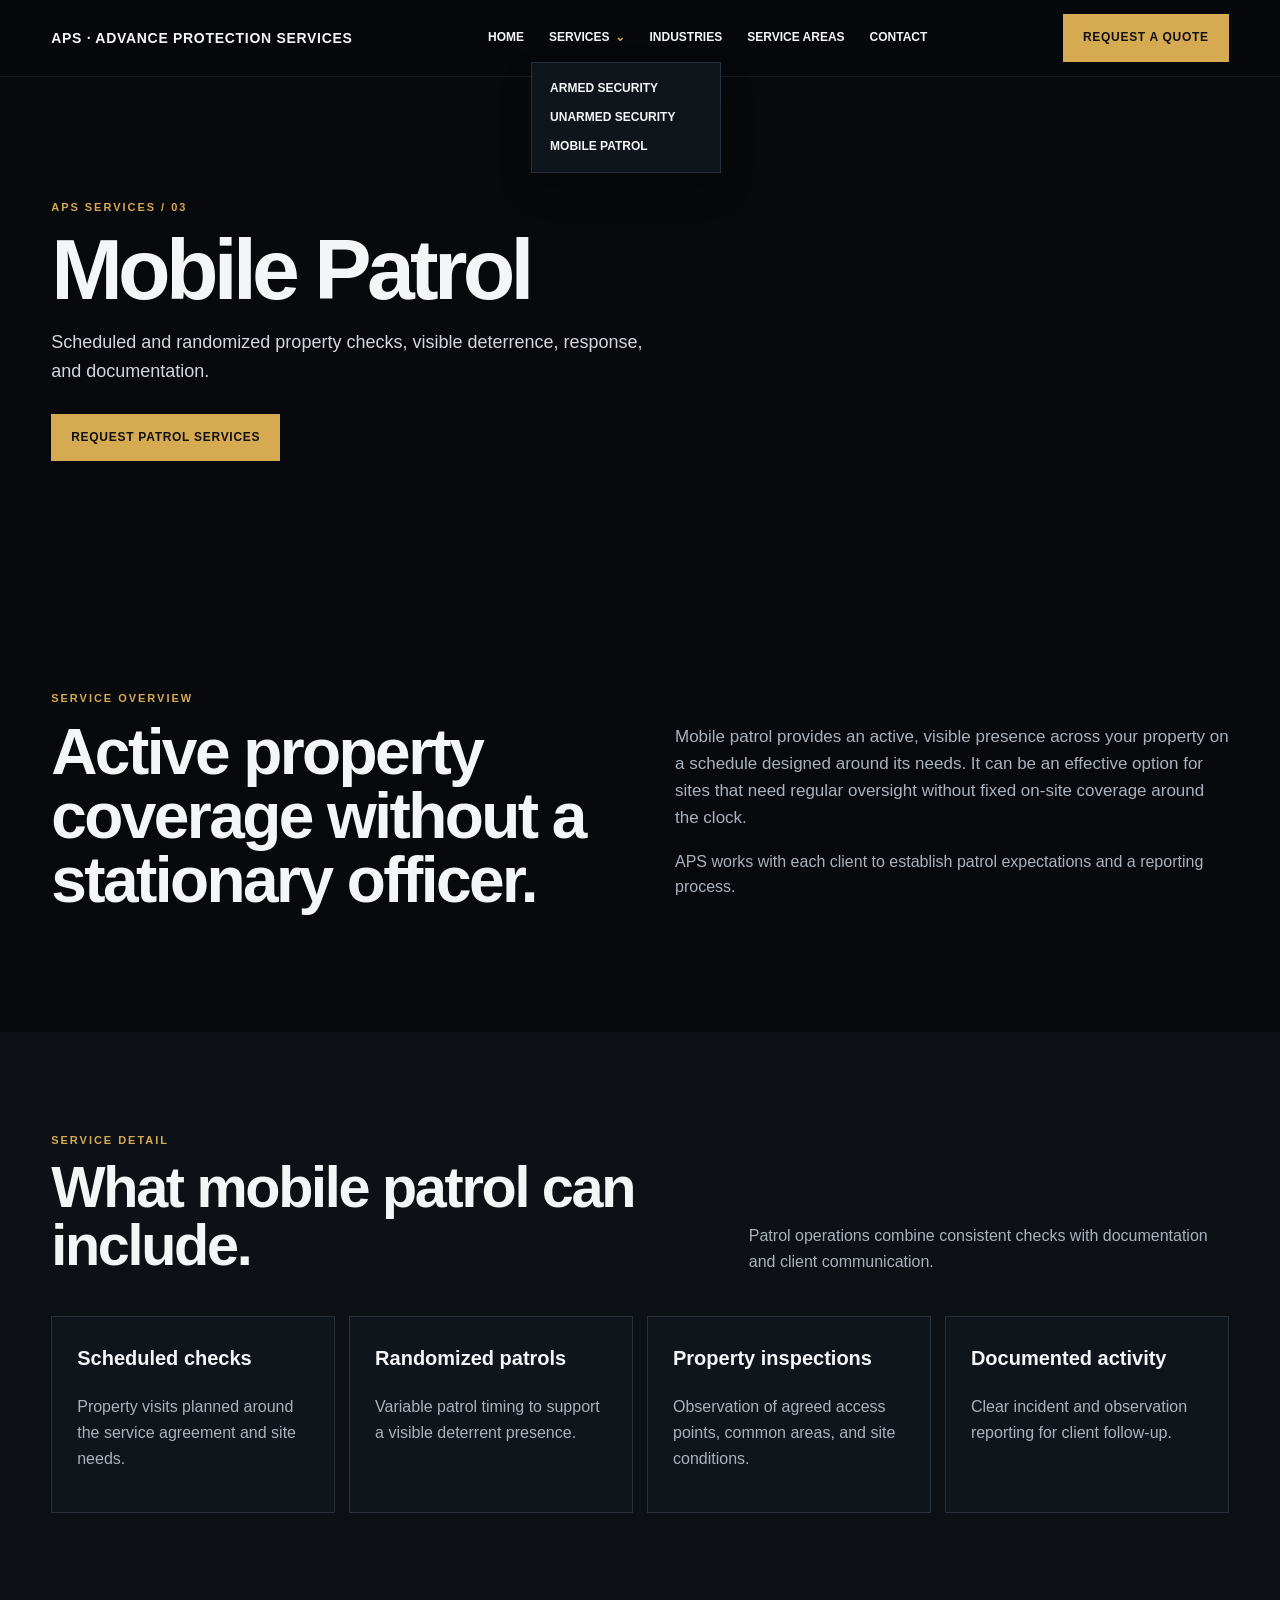
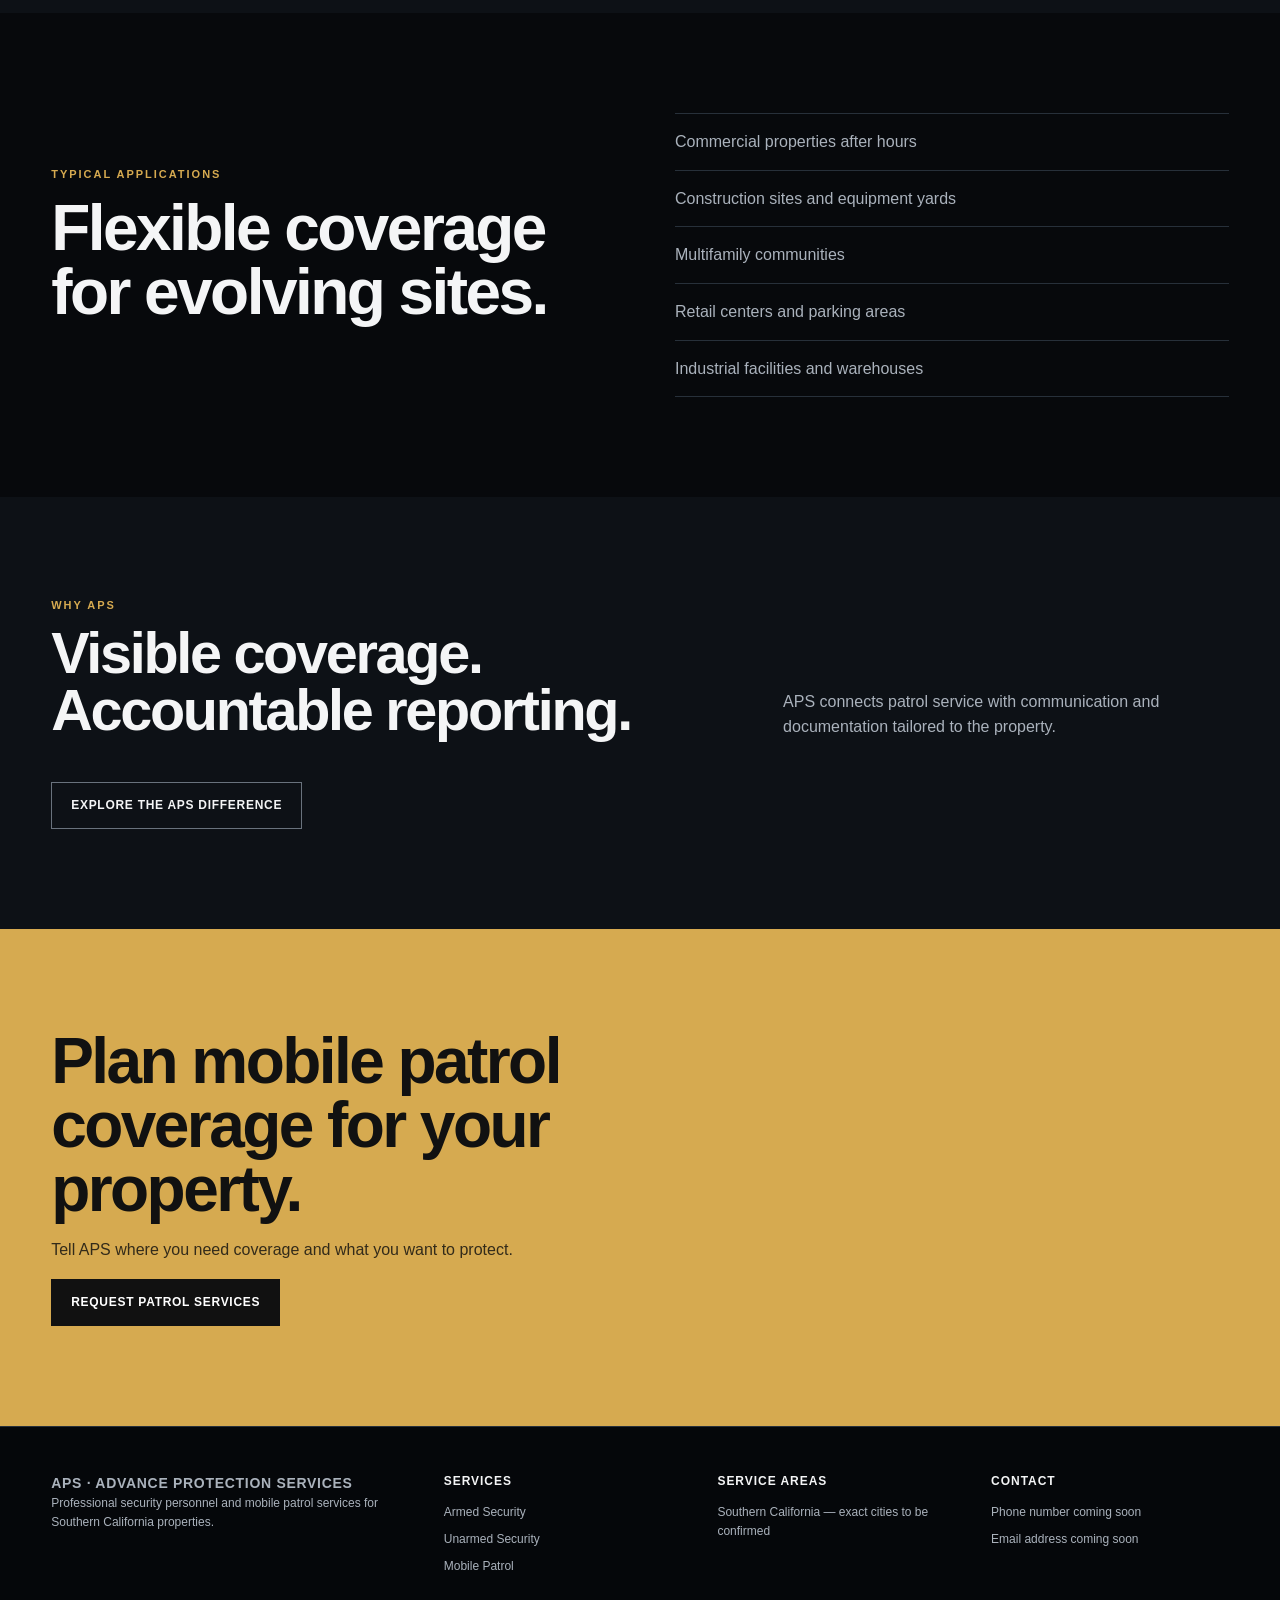
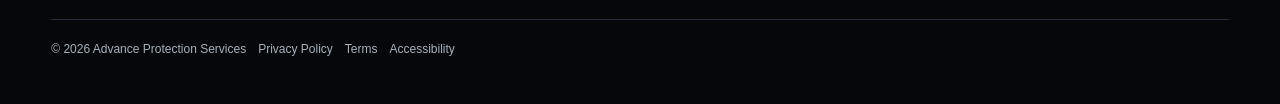
<file: services/mobile-patrol/index.html>
<!doctype html>
<html lang="en"><head><meta charset="utf-8"><meta name="viewport" content="width=device-width, initial-scale=1"><title>Mobile Patrol Services | Advance Protection Services</title><meta name="description" content="Scheduled and randomized mobile patrol services with visible deterrence and documented reporting."><meta property="og:title" content="Mobile Patrol Services | Advance Protection Services"><meta property="og:description" content="Scheduled and randomized mobile patrol services with visible deterrence and documented reporting."><link rel="stylesheet" href="../../assets/css/styles.css"></head>
<body class="service-page"><header class="site-header"><div class="wrap nav"><a class="brand" href="../../">APS · ADVANCE PROTECTION SERVICES</a><button class="menu-toggle" type="button" aria-expanded="false" aria-controls="primary-navigation"><span class="sr-only">Open navigation</span><span aria-hidden="true"></span><span aria-hidden="true"></span><span aria-hidden="true"></span></button><nav class="links" id="primary-navigation" aria-label="Main navigation"><a href="../../">Home</a><details class="nav-services" open><summary>Services</summary><div class="service-menu"><a href="../armed-security/">Armed Security</a><a href="../unarmed-security/">Unarmed Security</a><a href="../mobile-patrol/">Mobile Patrol</a></div></details><a href="../../#industries">Industries</a><a href="../../#service-area">Service Areas</a><a href="../../#contact">Contact</a></nav><a class="button" href="#quote">Request a Quote</a></div></header><main>
<section class="service-hero"><div class="wrap"><div class="eyebrow">APS Services / 03</div><h1>Mobile Patrol</h1><p>Scheduled and randomized property checks, visible deterrence, response, and documentation.</p><a class="button" href="#quote">Request Patrol Services</a></div></section>
<section><div class="wrap split"><div><div class="eyebrow">Service Overview</div><h2 class="large-heading">Active property coverage without a stationary officer.</h2></div><div><p class="large-description">Mobile patrol provides an active, visible presence across your property on a schedule designed around its needs. It can be an effective option for sites that need regular oversight without fixed on-site coverage around the clock.</p><p class="muted">APS works with each client to establish patrol expectations and a reporting process.</p></div></div></section>
<section class="dark"><div class="wrap"><div class="head"><div><div class="eyebrow">Service Detail</div><h2>What mobile patrol can include.</h2></div><p>Patrol operations combine consistent checks with documentation and client communication.</p></div><div class="service-detail-grid"><article><h3>Scheduled checks</h3><p>Property visits planned around the service agreement and site needs.</p></article><article><h3>Randomized patrols</h3><p>Variable patrol timing to support a visible deterrent presence.</p></article><article><h3>Property inspections</h3><p>Observation of agreed access points, common areas, and site conditions.</p></article><article><h3>Documented activity</h3><p>Clear incident and observation reporting for client follow-up.</p></article></div></div></section>
<section><div class="wrap split"><div><div class="eyebrow">Typical Applications</div><h2 class="large-heading">Flexible coverage for evolving sites.</h2></div><div class="application-list"><div>Commercial properties after hours</div><div>Construction sites and equipment yards</div><div>Multifamily communities</div><div>Retail centers and parking areas</div><div>Industrial facilities and warehouses</div></div></div></section>
<section class="dark"><div class="wrap"><div class="head"><div><div class="eyebrow">Why APS</div><h2>Visible coverage. Accountable reporting.</h2></div><p>APS connects patrol service with communication and documentation tailored to the property.</p></div><a class="outline" href="../../#why-aps">Explore the APS difference</a></div></section><section class="quote" id="quote"><div class="wrap"><h2>Plan mobile patrol coverage for your property.</h2><p>Tell APS where you need coverage and what you want to protect.</p><a class="button darkbtn" href="../../#contact">Request Patrol Services</a></div></section></main><footer><div class="wrap footer-grid"><div><a class="brand" href="../../">APS · ADVANCE PROTECTION SERVICES</a><p>Professional security personnel and mobile patrol services for Southern California properties.</p></div><div><h2>Services</h2><a href="../armed-security/">Armed Security</a><a href="../unarmed-security/">Unarmed Security</a><a href="../mobile-patrol/">Mobile Patrol</a></div><div><h2>Service Areas</h2><p data-business="serviceArea">Southern California — exact cities to be confirmed</p></div><div><h2>Contact</h2><p data-business="phone">Phone number coming soon</p><p data-business="email">Email address coming soon</p></div></div><div class="wrap footer-bottom">© 2026 Advance Protection Services <a href="../../legal/privacy.html">Privacy Policy</a><a href="../../legal/terms.html">Terms</a><a href="../../legal/accessibility.html">Accessibility</a></div></footer><script src="../../assets/js/site-config.js"></script><script src="../../assets/js/app.js"></script></body></html>
</file>
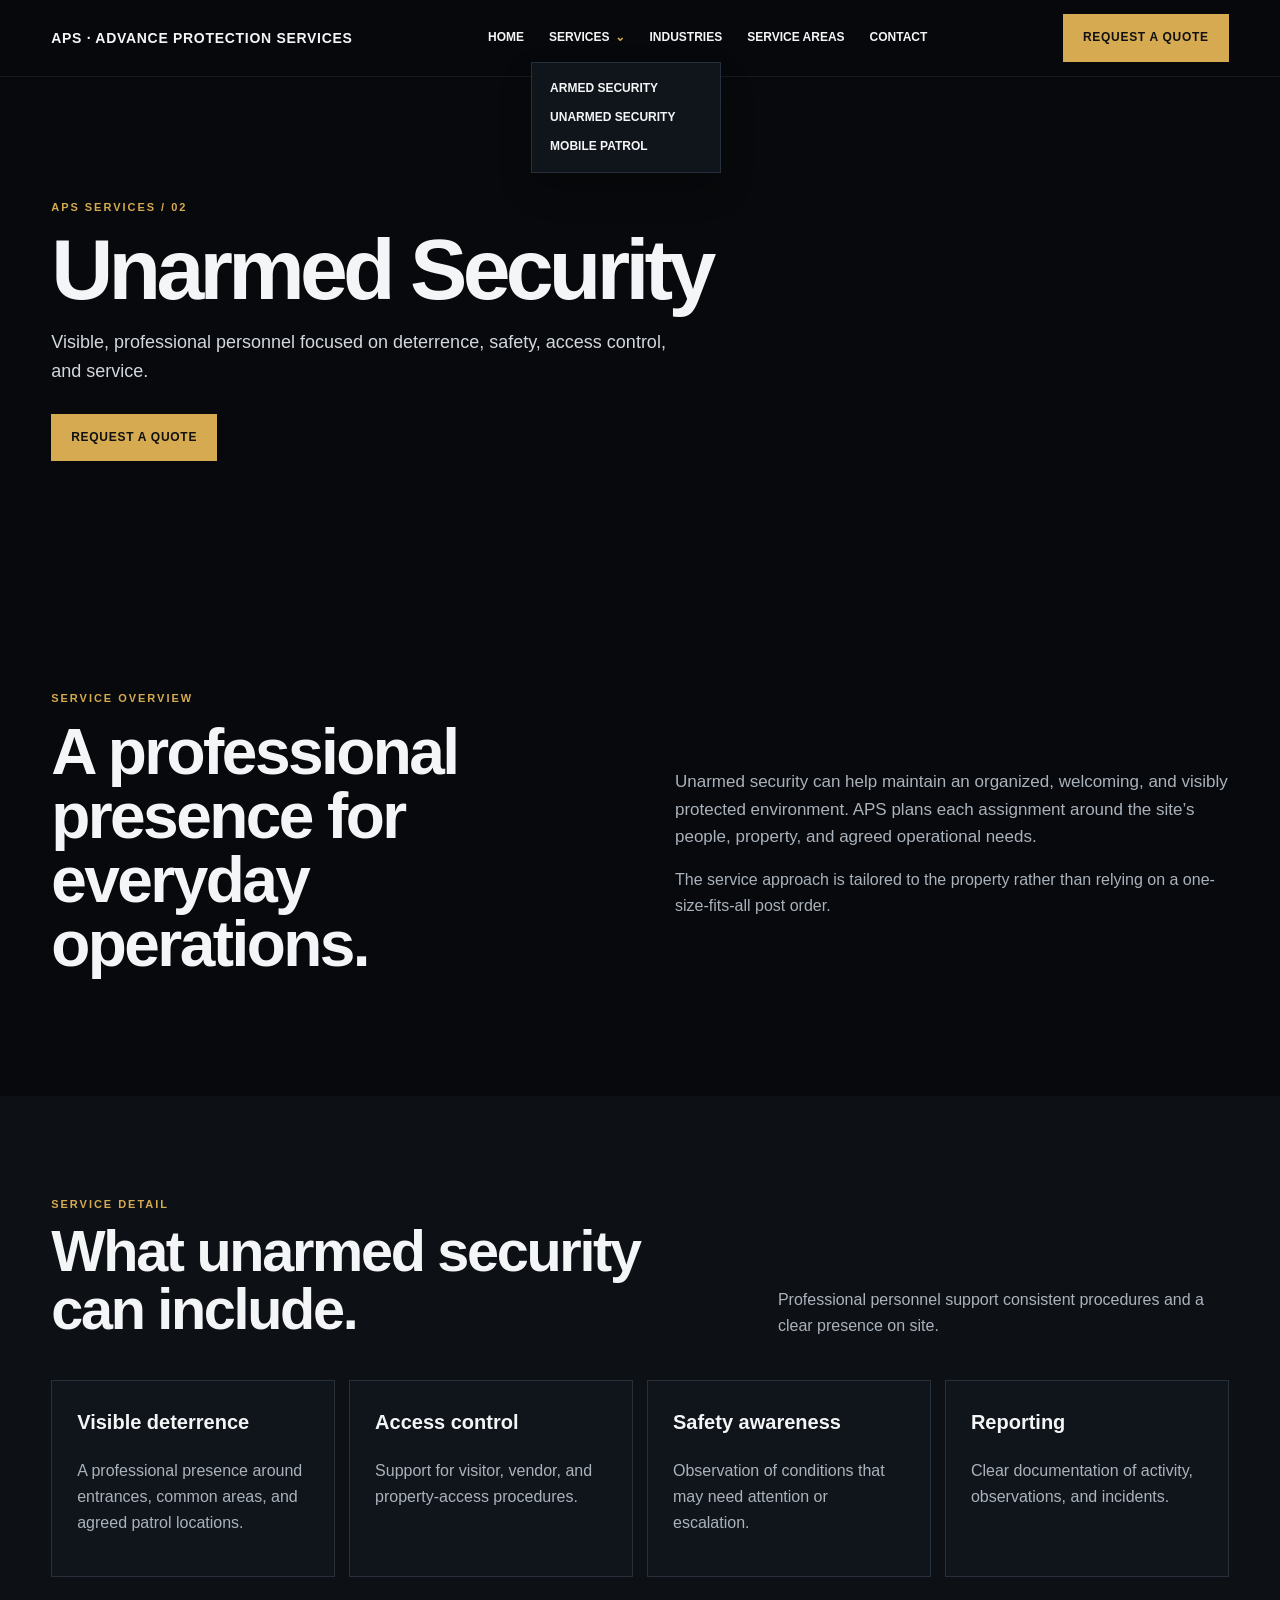
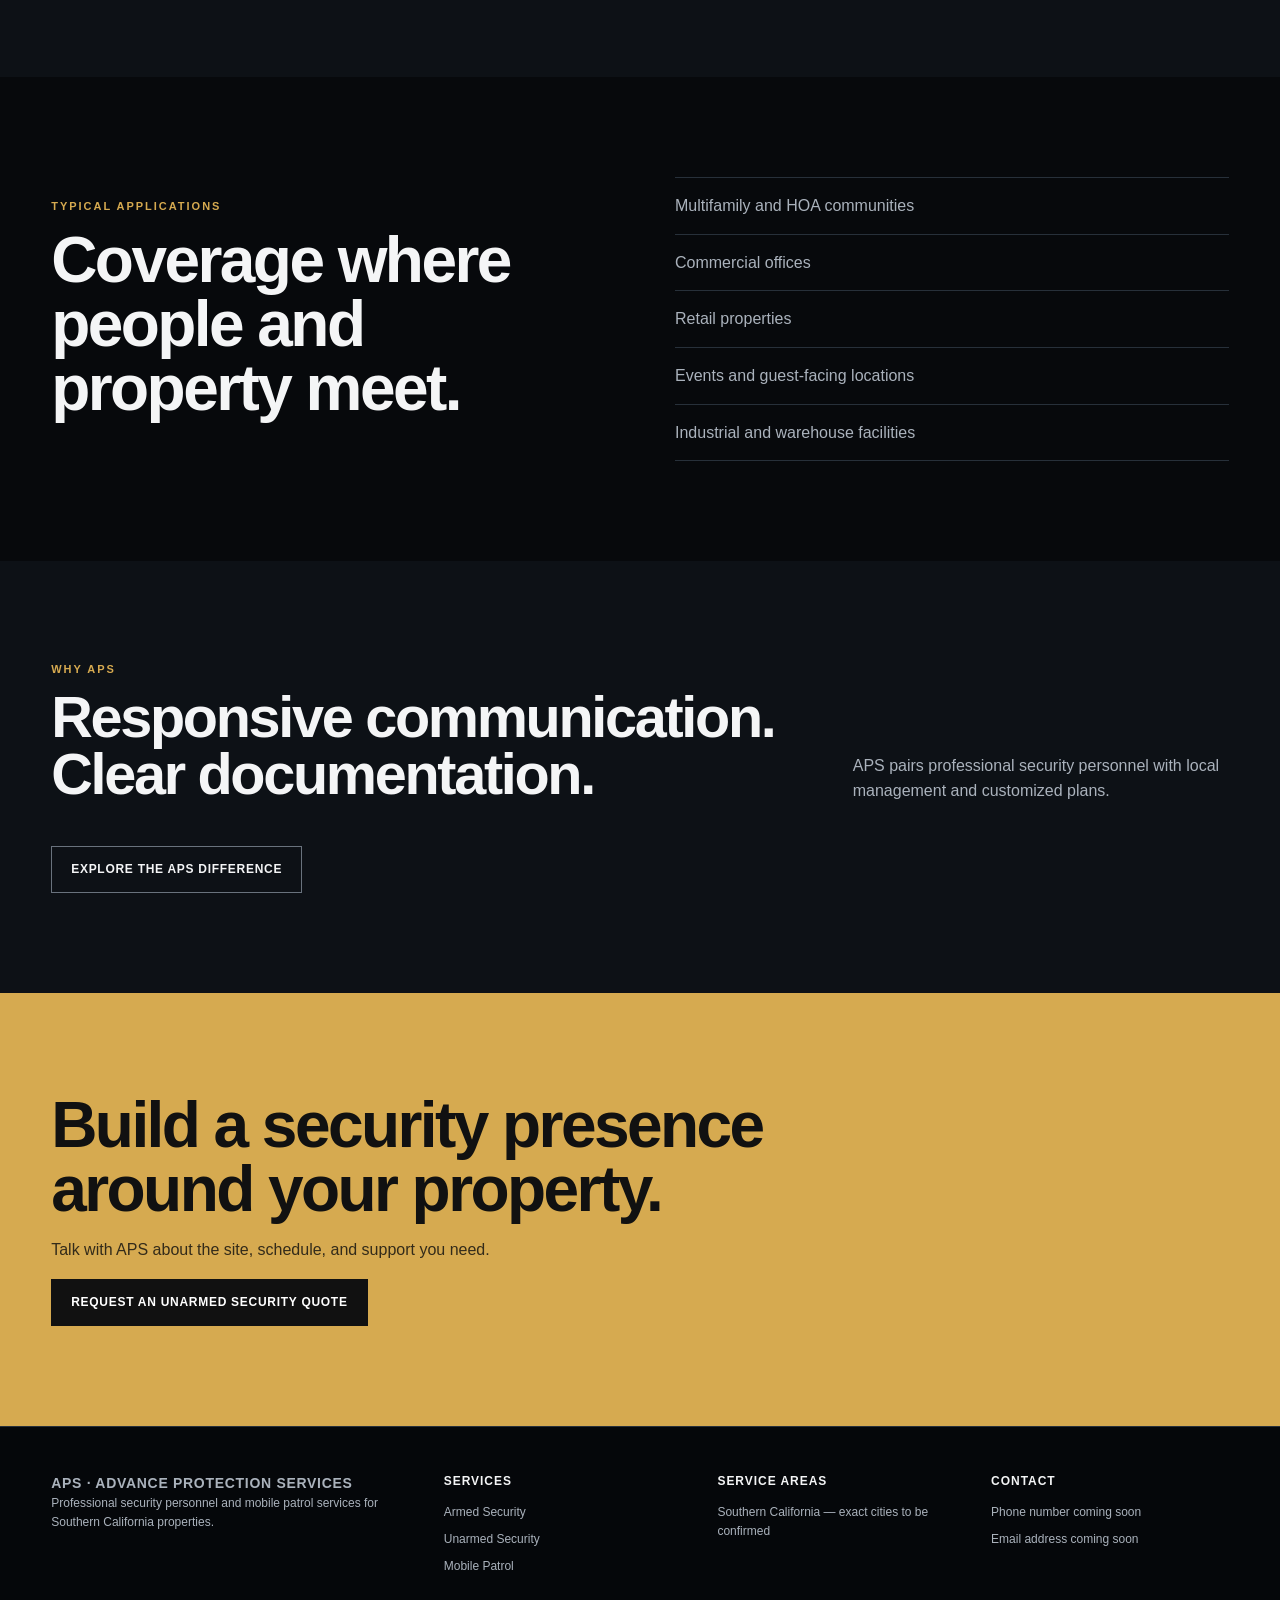
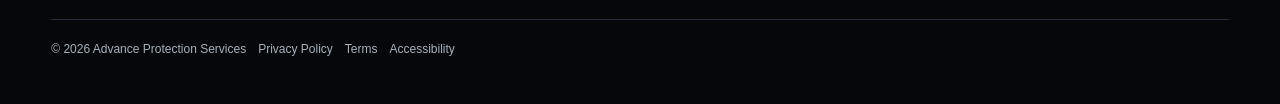
<file: services/unarmed-security/index.html>
<!doctype html>
<html lang="en"><head><meta charset="utf-8"><meta name="viewport" content="width=device-width, initial-scale=1"><title>Unarmed Security Services | Advance Protection Services</title><meta name="description" content="Professional unarmed security personnel focused on deterrence, access control, safety, and service."><meta property="og:title" content="Unarmed Security Services | Advance Protection Services"><meta property="og:description" content="Professional unarmed security personnel focused on deterrence, access control, safety, and service."><link rel="stylesheet" href="../../assets/css/styles.css"></head>
<body class="service-page"><header class="site-header"><div class="wrap nav"><a class="brand" href="../../">APS · ADVANCE PROTECTION SERVICES</a><button class="menu-toggle" type="button" aria-expanded="false" aria-controls="primary-navigation"><span class="sr-only">Open navigation</span><span aria-hidden="true"></span><span aria-hidden="true"></span><span aria-hidden="true"></span></button><nav class="links" id="primary-navigation" aria-label="Main navigation"><a href="../../">Home</a><details class="nav-services" open><summary>Services</summary><div class="service-menu"><a href="../armed-security/">Armed Security</a><a href="../unarmed-security/">Unarmed Security</a><a href="../mobile-patrol/">Mobile Patrol</a></div></details><a href="../../#industries">Industries</a><a href="../../#service-area">Service Areas</a><a href="../../#contact">Contact</a></nav><a class="button" href="#quote">Request a Quote</a></div></header><main>
<section class="service-hero"><div class="wrap"><div class="eyebrow">APS Services / 02</div><h1>Unarmed Security</h1><p>Visible, professional personnel focused on deterrence, safety, access control, and service.</p><a class="button" href="#quote">Request a Quote</a></div></section>
<section><div class="wrap split"><div><div class="eyebrow">Service Overview</div><h2 class="large-heading">A professional presence for everyday operations.</h2></div><div><p class="large-description">Unarmed security can help maintain an organized, welcoming, and visibly protected environment. APS plans each assignment around the site’s people, property, and agreed operational needs.</p><p class="muted">The service approach is tailored to the property rather than relying on a one-size-fits-all post order.</p></div></div></section>
<section class="dark"><div class="wrap"><div class="head"><div><div class="eyebrow">Service Detail</div><h2>What unarmed security can include.</h2></div><p>Professional personnel support consistent procedures and a clear presence on site.</p></div><div class="service-detail-grid"><article><h3>Visible deterrence</h3><p>A professional presence around entrances, common areas, and agreed patrol locations.</p></article><article><h3>Access control</h3><p>Support for visitor, vendor, and property-access procedures.</p></article><article><h3>Safety awareness</h3><p>Observation of conditions that may need attention or escalation.</p></article><article><h3>Reporting</h3><p>Clear documentation of activity, observations, and incidents.</p></article></div></div></section>
<section><div class="wrap split"><div><div class="eyebrow">Typical Applications</div><h2 class="large-heading">Coverage where people and property meet.</h2></div><div class="application-list"><div>Multifamily and HOA communities</div><div>Commercial offices</div><div>Retail properties</div><div>Events and guest-facing locations</div><div>Industrial and warehouse facilities</div></div></div></section>
<section class="dark"><div class="wrap"><div class="head"><div><div class="eyebrow">Why APS</div><h2>Responsive communication. Clear documentation.</h2></div><p>APS pairs professional security personnel with local management and customized plans.</p></div><a class="outline" href="../../#why-aps">Explore the APS difference</a></div></section><section class="quote" id="quote"><div class="wrap"><h2>Build a security presence around your property.</h2><p>Talk with APS about the site, schedule, and support you need.</p><a class="button darkbtn" href="../../#contact">Request an Unarmed Security Quote</a></div></section></main><footer><div class="wrap footer-grid"><div><a class="brand" href="../../">APS · ADVANCE PROTECTION SERVICES</a><p>Professional security personnel and mobile patrol services for Southern California properties.</p></div><div><h2>Services</h2><a href="../armed-security/">Armed Security</a><a href="../unarmed-security/">Unarmed Security</a><a href="../mobile-patrol/">Mobile Patrol</a></div><div><h2>Service Areas</h2><p data-business="serviceArea">Southern California — exact cities to be confirmed</p></div><div><h2>Contact</h2><p data-business="phone">Phone number coming soon</p><p data-business="email">Email address coming soon</p></div></div><div class="wrap footer-bottom">© 2026 Advance Protection Services <a href="../../legal/privacy.html">Privacy Policy</a><a href="../../legal/terms.html">Terms</a><a href="../../legal/accessibility.html">Accessibility</a></div></footer><script src="../../assets/js/site-config.js"></script><script src="../../assets/js/app.js"></script></body></html>
</file>
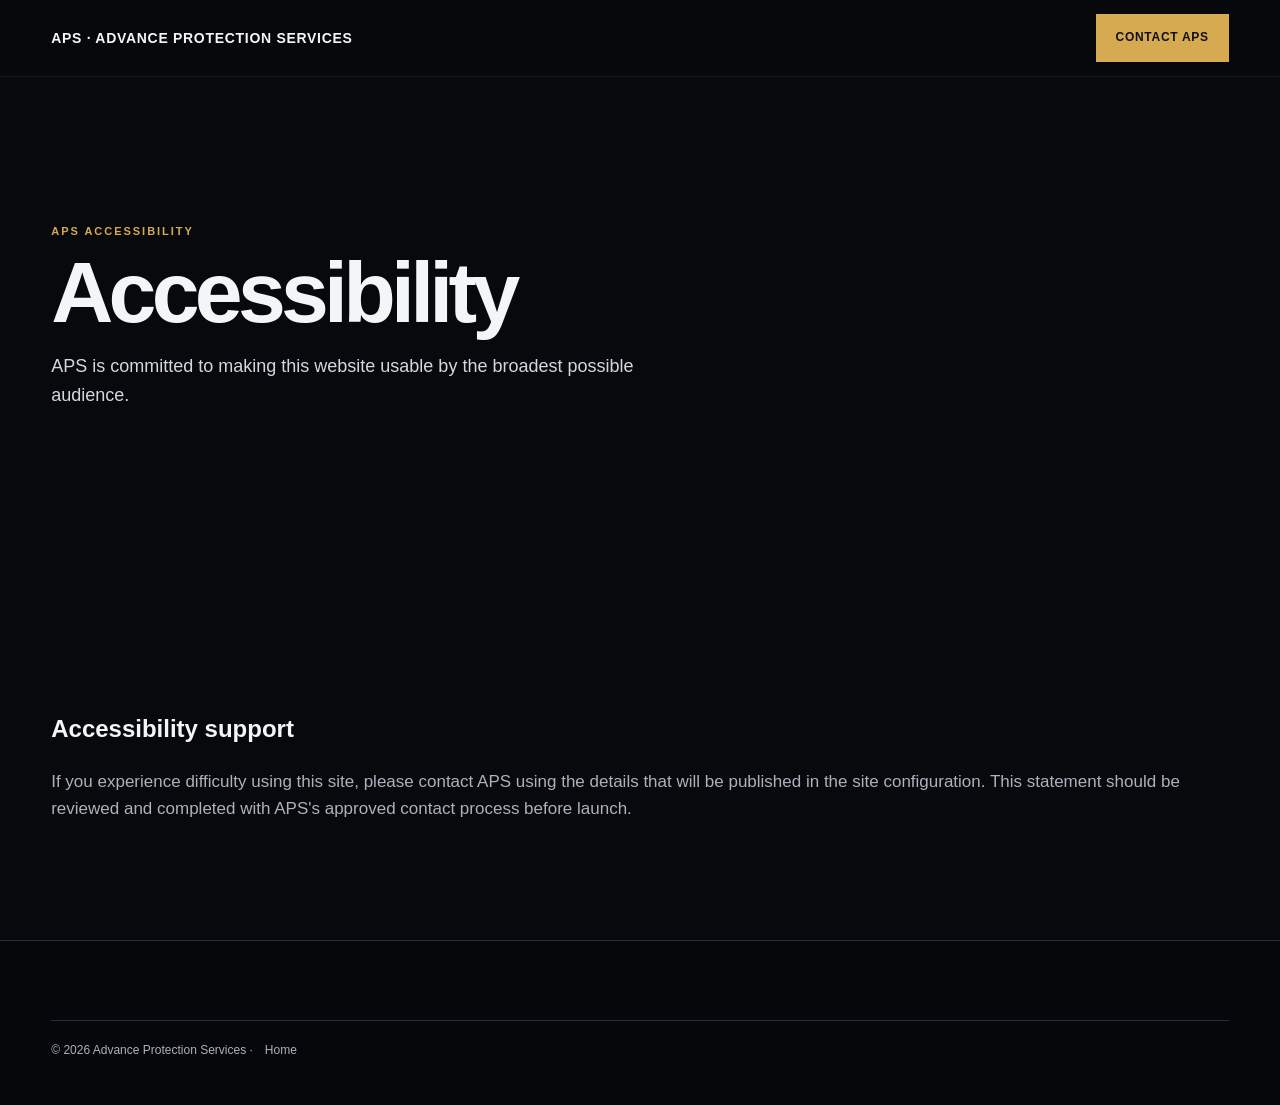
<file: legal/accessibility.html>
<!doctype html><html lang="en"><head><meta charset="utf-8"><meta name="viewport" content="width=device-width, initial-scale=1"><title>Accessibility | Advance Protection Services</title><meta name="description" content="Accessibility information for Advance Protection Services."><link rel="stylesheet" href="../assets/css/styles.css"></head><body><header class="site-header"><div class="wrap nav"><a class="brand" href="../">APS · ADVANCE PROTECTION SERVICES</a><a class="button" href="../#contact">Contact APS</a></div></header><main><section class="service-hero"><div class="wrap"><div class="eyebrow">APS Accessibility</div><h1>Accessibility</h1><p>APS is committed to making this website usable by the broadest possible audience.</p></div></section><section><div class="wrap"><h2>Accessibility support</h2><p class="large-description">If you experience difficulty using this site, please contact APS using the details that will be published in the site configuration. This statement should be reviewed and completed with APS's approved contact process before launch.</p></div></section></main><footer><div class="wrap footer-bottom">© 2026 Advance Protection Services · <a href="../">Home</a></div></footer></body></html>
</file>
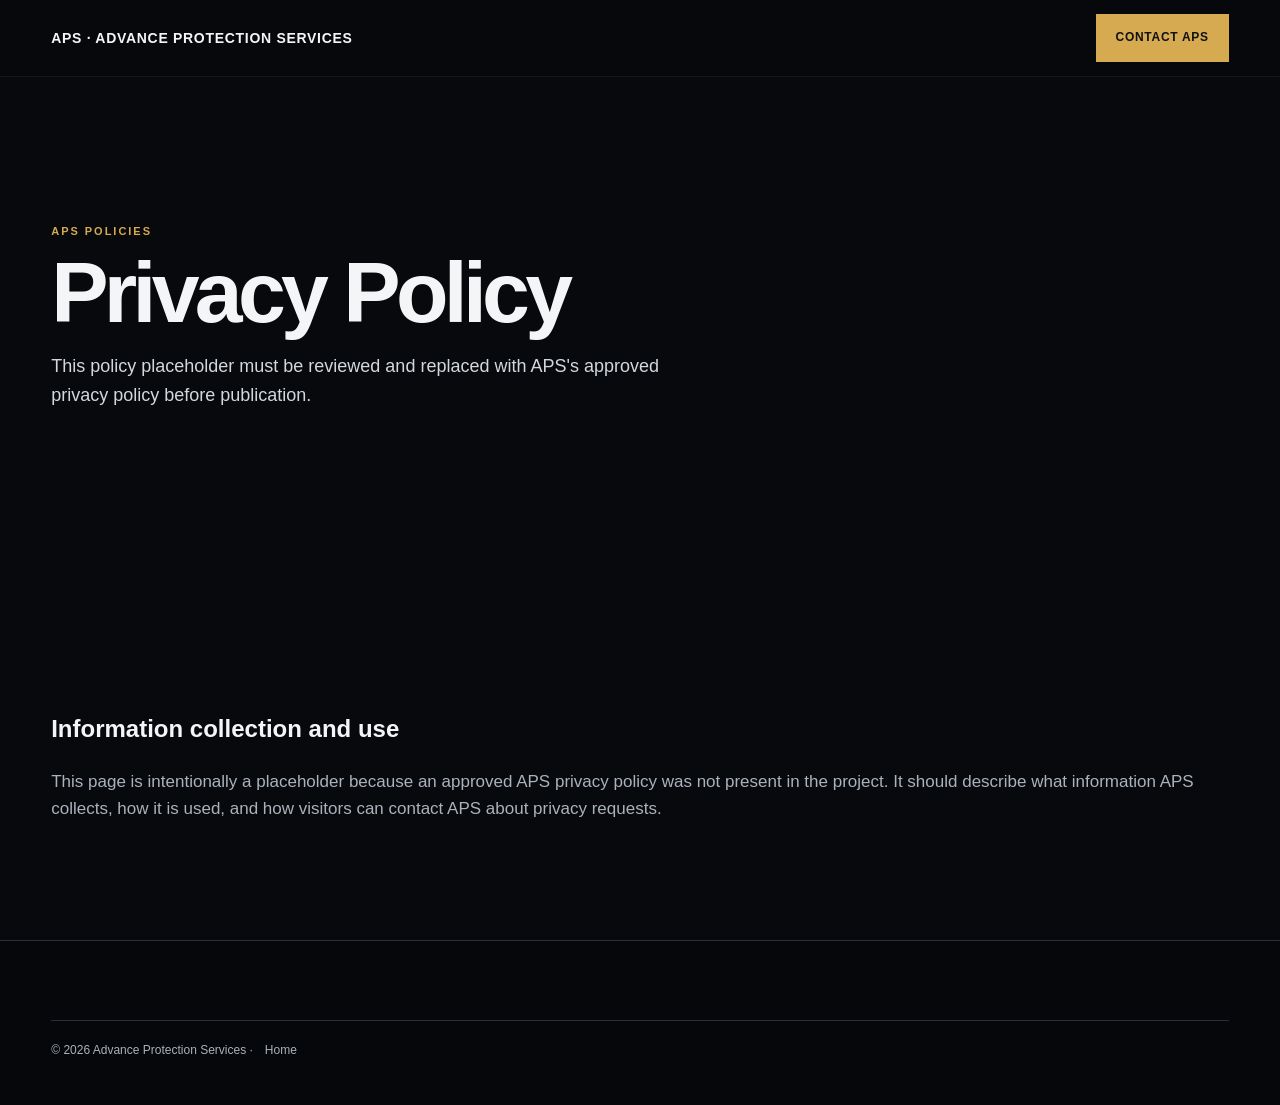
<file: legal/privacy.html>
<!doctype html><html lang="en"><head><meta charset="utf-8"><meta name="viewport" content="width=device-width, initial-scale=1"><title>Privacy Policy | Advance Protection Services</title><meta name="description" content="Privacy policy placeholder for Advance Protection Services."><link rel="stylesheet" href="../assets/css/styles.css"></head><body><header class="site-header"><div class="wrap nav"><a class="brand" href="../">APS · ADVANCE PROTECTION SERVICES</a><a class="button" href="../#contact">Contact APS</a></div></header><main><section class="service-hero"><div class="wrap"><div class="eyebrow">APS Policies</div><h1>Privacy Policy</h1><p>This policy placeholder must be reviewed and replaced with APS's approved privacy policy before publication.</p></div></section><section><div class="wrap"><h2>Information collection and use</h2><p class="large-description">This page is intentionally a placeholder because an approved APS privacy policy was not present in the project. It should describe what information APS collects, how it is used, and how visitors can contact APS about privacy requests.</p></div></section></main><footer><div class="wrap footer-bottom">© 2026 Advance Protection Services · <a href="../">Home</a></div></footer></body></html>
</file>
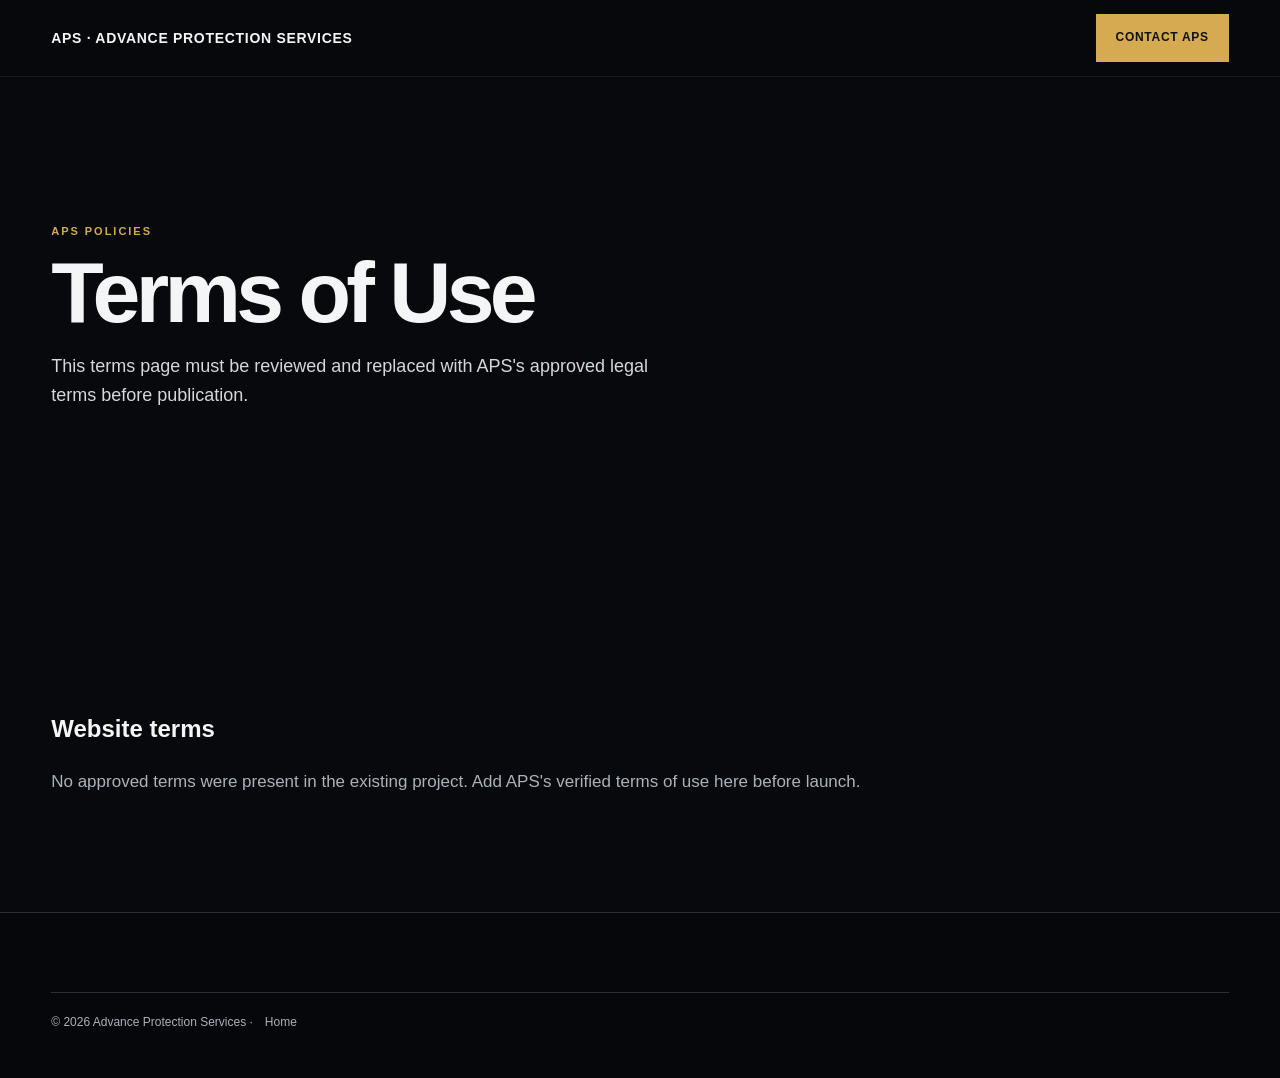
<file: legal/terms.html>
<!doctype html><html lang="en"><head><meta charset="utf-8"><meta name="viewport" content="width=device-width, initial-scale=1"><title>Terms of Use | Advance Protection Services</title><meta name="description" content="Terms of use placeholder for Advance Protection Services."><link rel="stylesheet" href="../assets/css/styles.css"></head><body><header class="site-header"><div class="wrap nav"><a class="brand" href="../">APS · ADVANCE PROTECTION SERVICES</a><a class="button" href="../#contact">Contact APS</a></div></header><main><section class="service-hero"><div class="wrap"><div class="eyebrow">APS Policies</div><h1>Terms of Use</h1><p>This terms page must be reviewed and replaced with APS's approved legal terms before publication.</p></div></section><section><div class="wrap"><h2>Website terms</h2><p class="large-description">No approved terms were present in the existing project. Add APS's verified terms of use here before launch.</p></div></section></main><footer><div class="wrap footer-bottom">© 2026 Advance Protection Services · <a href="../">Home</a></div></footer></body></html>
</file>
<file: assets/css/styles.css>
/* =========================================================
   ADVANCE PROTECTION SERVICES
   Global Stylesheet
========================================================= */

/* =========================================================
   1. ROOT VARIABLES
========================================================= */

:root {
    --bg: #07090c;
    --panel: #10151b;
    --panel-light: #151b22;

    --line: #27303a;

    --text: #f4f5f6;
    --muted: #aab2bc;

    --gold: #d6aa50;
    --gold-dark: #b88d36;

    --header-bg: rgba(7, 9, 12, 0.91);

    --max-width: 1180px;
}


/* =========================================================
   2. RESET / GLOBAL
========================================================= */

* {
    box-sizing: border-box;
}

html {
    scroll-behavior: smooth;
}

body {
    margin: 0;

    background: var(--bg);
    color: var(--text);

    font-family:
        Arial,
        Helvetica,
        sans-serif;

    font-size: 16px;
    line-height: 1.6;
}

a {
    color: inherit;
    text-decoration: none;
}

button,
input,
select,
textarea {
    font-family: inherit;
}


/* =========================================================
   3. GLOBAL CONTAINER
========================================================= */

.wrap {
    width: min(
        var(--max-width),
        92%
    );

    margin: 0 auto;
}


/* =========================================================
   4. TYPOGRAPHY
========================================================= */

.eyebrow {
    color: var(--gold);

    font-size: 11px;
    font-weight: 900;

    letter-spacing: 0.18em;
    text-transform: uppercase;
}

.muted {
    color: var(--muted);
}

.large-heading {
    margin: 12px 0 20px;

    font-size: clamp(
        38px,
        5vw,
        64px
    );

    line-height: 1;
    letter-spacing: -0.04em;
}

.large-description {
    color: var(--muted);

    font-size: 17px;
}

.service-hero {
    min-height: 590px;
    padding-top: 170px;

    display: flex;
    align-items: center;

    background:
        linear-gradient(90deg, rgba(7, 9, 12, 0.94), rgba(7, 9, 12, 0.54)),
        url("https://images.unsplash.com/photo-1760246964044-1384f71665b9?auto=format&fit=crop&fm=jpg&ixlib=rb-4.1.0&q=80&w=2400") center / cover;
}

.service-hero h1 {
    max-width: 750px;
    margin: 12px 0 18px;
    font-size: clamp(50px, 7vw, 86px);
    line-height: 0.95;
    letter-spacing: -0.055em;
}

.service-hero p {
    max-width: 620px;
    margin-bottom: 28px;
    color: #d2d8de;
    font-size: 18px;
}

.service-detail-grid {
    display: grid;
    grid-template-columns: repeat(4, 1fr);
    gap: 14px;
}

.service-detail-grid article {
    min-height: 180px;
    padding: 25px;
    background: var(--panel);
    border: 1px solid var(--line);
}

.service-detail-grid h3 {
    margin-top: 0;
    font-size: 20px;
}

.service-detail-grid p,
.application-list div {
    color: var(--muted);
}

.application-list {
    border-top: 1px solid var(--line);
}

.application-list div {
    padding: 15px 0;
    border-bottom: 1px solid var(--line);
}


/* =========================================================
   5. HEADER
========================================================= */

.site-header {
    position: fixed;

    top: 0;
    left: 0;

    width: 100%;

    z-index: 100;

    background: var(--header-bg);

    backdrop-filter: blur(12px);

    border-bottom:
        1px solid
        rgba(255, 255, 255, 0.07);
}

.nav {
    min-height: 76px;

    display: flex;
    align-items: center;
    justify-content: space-between;

    gap: 25px;
}


/* =========================================================
   6. BRAND
========================================================= */

.brand {
    font-size: 14px;
    font-weight: 800;

    letter-spacing: 0.05em;

    white-space: nowrap;
}

.brand:hover {
    color: var(--gold);
}


/* =========================================================
   7. NAVIGATION
========================================================= */

.links {
    display: flex;

    align-items: center;

    gap: 25px;

    font-size: 12px;
    font-weight: 700;

    text-transform: uppercase;
}

.links a {
    transition:
        color 0.2s ease;
}

.links a:hover {
    color: var(--gold);
}

.menu-toggle {
    display: none;
}

.nav-services {
    position: relative;
}

.nav-services summary {
    cursor: pointer;
    list-style: none;
}

.nav-services summary::-webkit-details-marker {
    display: none;
}

.nav-services summary::after {
    content: "⌄";
    margin-left: 5px;
    color: var(--gold);
}

.service-menu {
    position: absolute;
    top: calc(100% + 14px);
    left: -18px;

    display: grid;
    gap: 10px;

    min-width: 190px;
    padding: 16px 18px;

    background: #10151b;
    border: 1px solid var(--line);
    box-shadow: 0 16px 30px rgba(0, 0, 0, 0.24);
}


/* =========================================================
   8. BUTTONS
========================================================= */

.button {
    display: inline-block;

    padding: 13px 19px;

    background: var(--gold);
    color: #111;

    border: 1px solid var(--gold);

    font-size: 12px;
    font-weight: 800;

    letter-spacing: 0.06em;

    text-transform: uppercase;

    transition:
        background 0.2s ease,
        border-color 0.2s ease,
        transform 0.2s ease;
}

.button:hover {
    background: #e1b65c;
    border-color: #e1b65c;

    transform: translateY(-2px);
}

.outline {
    display: inline-block;

    padding: 13px 19px;

    border: 1px solid #69727d;

    color: var(--text);

    font-size: 12px;
    font-weight: 800;

    letter-spacing: 0.06em;

    text-transform: uppercase;

    transition:
        border-color 0.2s ease,
        color 0.2s ease,
        background 0.2s ease;
}

.outline:hover {
    border-color: var(--gold);
    color: var(--gold);
}


/* =========================================================
   9. HERO
========================================================= */

.hero {
    min-height: 820px;

    padding-top: 160px;

    display: flex;
    align-items: center;

    position: relative;

    overflow: hidden;

    background: #07090c;
}

.hero-slides {
    position: absolute;
    inset: 0;

    z-index: 0;
}

.hero-slide {
    position: absolute;
    inset: 0;

    opacity: 0;

    background:
        linear-gradient(
            90deg,
            rgba(7, 9, 12, 0.94) 0%,
            rgba(7, 9, 12, 0.67) 48%,
            rgba(7, 9, 12, 0.18) 100%
        ),
        var(--hero-image) center / cover;

    transition: opacity 1.2s ease;
}

.hero-slide.is-active {
    opacity: 1;
}

.hero::before {
    content: "";

    position: absolute;
    inset: 0;

    z-index: 1;

    background-image:
        linear-gradient(rgba(255, 255, 255, 0.055) 1px, transparent 1px),
        linear-gradient(90deg, rgba(255, 255, 255, 0.055) 1px, transparent 1px);
    background-size: 58px 58px;

    mask-image: linear-gradient(90deg, transparent 0%, black 52%, black 100%);
    opacity: 0.55;
    pointer-events: none;
}

.hero .wrap {
    position: relative;
    z-index: 2;
}

.hero h1 {
    max-width: 800px;

    margin: 15px 0 25px;

    font-size: clamp(
        48px,
        7vw,
        88px
    );

    line-height: 0.95;

    letter-spacing: -0.055em;
}

.hero p {
    max-width: 650px;

    color: #c4cad1;

    font-size: 18px;
}


/* =========================================================
   10. HERO ACTIONS
========================================================= */

.actions {
    display: flex;

    flex-wrap: wrap;

    gap: 12px;

    margin-top: 28px;
}

.hero-status {
    display: flex;
    flex-wrap: wrap;
    align-items: center;

    gap: 12px;

    width: fit-content;
    max-width: 100%;

    margin-top: 34px;
    padding: 10px 14px;

    background: rgba(7, 9, 12, 0.63);

    border: 1px solid rgba(255, 255, 255, 0.16);

    backdrop-filter: blur(8px);

    color: #d8dde3;

    font-size: 10px;
    font-weight: 800;

    letter-spacing: 0.1em;
    text-transform: uppercase;
}

.hero-carousel-controls {
    display: flex;
    gap: 8px;

    margin-top: 20px;
}

.hero-carousel-controls button {
    width: 28px;
    height: 3px;

    padding: 0;

    background: rgba(255, 255, 255, 0.38);
    border: 0;
    cursor: pointer;
}

.hero-carousel-controls button.is-active {
    background: var(--gold);
}

.hero-carousel-controls button:focus-visible {
    outline: 2px solid var(--text);
    outline-offset: 4px;
}

.status-item {
    display: inline-flex;
    align-items: center;

    gap: 8px;
}

.status-dot {
    width: 7px;
    height: 7px;

    flex: 0 0 auto;

    border-radius: 50%;

    background: #75d685;
    box-shadow: 0 0 0 0 rgba(117, 214, 133, 0.7);

    animation: status-pulse 2s infinite;
}

.status-divider {
    width: 1px;
    height: 14px;

    background: rgba(255, 255, 255, 0.24);
}

@keyframes status-pulse {
    70% {
        box-shadow: 0 0 0 7px rgba(117, 214, 133, 0);
    }

    100% {
        box-shadow: 0 0 0 0 rgba(117, 214, 133, 0);
    }
}


/* =========================================================
   11. HERO STATS
========================================================= */

.stats {
    display: grid;

    grid-template-columns:
        repeat(4, 1fr);

    margin-top: 110px;

    border-top:
        1px solid
        rgba(255, 255, 255, 0.08);
}

.stat {
    padding: 20px;

    border-right:
        1px solid
        rgba(255, 255, 255, 0.08);
}

.stat:first-child {
    padding-left: 0;
}

.stat:last-child {
    border-right: none;
}

.stat b {
    display: block;

    font-size: 20px;
}

.stat small {
    display: block;

    color: var(--muted);

    font-size: 10px;

    letter-spacing: 0.1em;

    text-transform: uppercase;
}


/* =========================================================
   12. SECTIONS
========================================================= */

section {
    padding: 100px 0;

    scroll-margin-top: 90px;
}

.dark {
    background: #0d1116;
}


/* =========================================================
   13. SECTION HEADINGS
========================================================= */

.head {
    display: flex;

    justify-content: space-between;

    align-items: flex-end;

    gap: 35px;

    margin-bottom: 42px;
}

.head h2 {
    margin: 10px 0 0;

    font-size: clamp(
        35px,
        4.5vw,
        58px
    );

    line-height: 1;

    letter-spacing: -0.04em;
}

.head p {
    max-width: 480px;

    margin: 0;

    color: var(--muted);
}


/* =========================================================
   14. SERVICE CARDS
========================================================= */

.cards {
    display: grid;

    grid-template-columns:
        repeat(4, 1fr);

    gap: 14px;
}

.card {
    min-height: 250px;

    padding: 28px;

    background: var(--panel);

    border:
        1px solid
        var(--line);

    transition:
        transform 0.25s ease,
        border-color 0.25s ease,
        background 0.25s ease;
}

.card::before {
    content: "";

    display: block;

    width: 28px;
    height: 2px;

    margin-bottom: 22px;

    background: var(--gold);
}

.card:hover {
    transform: translateY(-5px);

    border-color: #47515d;

    background: #121820;
}

.num {
    color: var(--gold);

    font-size: 11px;
    font-weight: 800;

    letter-spacing: 0.08em;
}

.card h3 {
    margin-top: 35px;
    margin-bottom: 10px;

    font-size: 21px;
}

.card p {
    margin: 0;

    color: var(--muted);

    font-size: 14px;
}

.card-link {
    display: inline-flex;
    gap: 7px;

    margin-top: 22px;

    color: var(--gold);

    font-size: 11px;
    font-weight: 800;

    letter-spacing: 0.05em;
    text-transform: uppercase;
}

.card-link span {
    transition: transform 0.2s ease;
}

.card-link:hover span {
    transform: translateX(4px);
}

.why-aps {
    background: linear-gradient(135deg, #111821, #0a0e13);
}

.trust-grid,
.response-grid,
.testimonial-grid {
    display: grid;
    grid-template-columns: repeat(3, 1fr);
    gap: 14px;
}

.trust-card,
.response-card,
.testimonial {
    padding: 28px;

    background: rgba(16, 21, 27, 0.76);
    border: 1px solid var(--line);
}

.trust-icon,
.response-card > span {
    display: inline-flex;
    align-items: center;
    justify-content: center;

    width: 34px;
    height: 34px;

    color: var(--gold);

    border: 1px solid rgba(214, 170, 80, 0.48);

    font-size: 10px;
    font-weight: 900;
}

.trust-card h3,
.response-card h3 {
    margin: 18px 0 8px;
    font-size: 20px;
}

.trust-card p,
.response-card p,
.testimonial small {
    color: var(--muted);
}

.proof-section,
.testimonials {
    padding: 100px 0;
}

.response-card p + p {
    margin-top: 16px;
}

.testimonial p {
    margin-top: 0;
    font-size: 18px;
}

.testimonial strong,
.testimonial small {
    display: block;
}

.reviews-placeholder {
    display: flex;
    align-items: center;
    justify-content: space-between;
    gap: 25px;

    margin-top: 48px;
    padding: 30px;

    border: 1px solid var(--line);
}

.reviews-placeholder h3 {
    margin: 8px 0;
    font-size: 23px;
}


/* =========================================================
   15. PROCESS / STEPS
========================================================= */

.steps {
    display: grid;

    grid-template-columns:
        repeat(5, 1fr);

    border-top:
        1px solid
        var(--line);

    border-bottom:
        1px solid
        var(--line);
}

.step {
    padding: 30px 20px;

    border-right:
        1px solid
        var(--line);
}

.step:last-child {
    border-right: none;
}

.step b {
    color: var(--gold);

    font-size: 12px;
}

.step h3 {
    margin: 15px 0 8px;

    font-size: 20px;
}

.step p {
    margin: 0;

    color: var(--muted);

    font-size: 14px;
}


/* =========================================================
   16. INDUSTRIES
========================================================= */

.industries {
    display: grid;

    grid-template-columns:
        repeat(3, 1fr);

    gap: 14px;
}

.industry {
    min-height: 170px;

    padding: 28px;

    display: flex;

    flex-direction: column;

    justify-content: flex-end;

    background:
        linear-gradient(
            145deg,
            #151b22,
            #0c1014
        );

    border:
        1px solid
        var(--line);

    transition:
        transform 0.25s ease,
        border-color 0.25s ease;
}

.industry:hover {
    transform: translateY(-4px);

    border-color: #47515d;
}

.industry h3 {
    margin: 0 0 6px;

    font-size: 20px;
}

.industry p {
    margin: 0;

    color: var(--muted);

    font-size: 14px;
}


/* =========================================================
   17. SPLIT LAYOUT
========================================================= */

.split {
    display: grid;

    grid-template-columns:
        1fr 1fr;

    gap: 70px;

    align-items: center;
}


/* =========================================================
   18. PATROL FEATURE BOX
========================================================= */

.feature {
    padding: 35px;

    background:
        linear-gradient(
            135deg,
            rgba(16, 21, 27, 0.86),
            rgba(16, 21, 27, 0.42)
        ),
        url("https://images.unsplash.com/photo-1762698070244-731ae64e5ff6?auto=format&fit=crop&fm=jpg&ixlib=rb-4.1.0&q=80&w=1600");

    background-position: center;
    background-size: cover;

    border:
        1px solid
        var(--line);

    box-shadow: 18px 18px 0 rgba(214, 170, 80, 0.09);
}

.feature h3 {
    margin-top: 0;

    font-size: 22px;
}

.check {
    padding: 10px 0;

    border-bottom:
        1px solid
        var(--line);

    color: #d4d9de;
}

.check:last-child {
    border-bottom: none;
}

.check::before {
    content: "✓";

    margin-right: 12px;

    color: var(--gold);

    font-weight: 900;
}


/* =========================================================
   19. SERVICE AREA
========================================================= */

.area {
    background:
        linear-gradient(
            135deg,
            #151b22,
            #090c10
        );
}

.area-box {
    display: grid;

    grid-template-columns:
        1.2fr 0.8fr;

    gap: 30px;

    padding: 55px;

    border:
        1px solid
        var(--line);
}

.area-box h2 {
    max-width: 650px;

    margin: 12px 0;

    font-size: clamp(
        35px,
        4vw,
        55px
    );

    line-height: 1;

    letter-spacing: -0.04em;
}

.pills {
    display: flex;

    flex-wrap: wrap;

    gap: 8px;

    align-content: center;
}

.pill {
    padding: 8px 12px;

    border:
        1px solid
        #3a444f;

    color: #cdd3da;

    font-size: 12px;
}


/* =========================================================
   20. QUOTE CTA
========================================================= */

.quote {
    background: var(--gold);

    color: #111;
}

.quote h2 {
    max-width: 760px;

    margin: 0;

    font-size: clamp(
        38px,
        5vw,
        65px
    );

    line-height: 1;

    letter-spacing: -0.04em;
}

.quote p {
    max-width: 580px;

    color: #332b1a;
}

.darkbtn {
    background: #111;

    border-color: #111;

    color: #fff;
}

.darkbtn:hover {
    background: #252525;

    border-color: #252525;
}


/* =========================================================
   21. CONTACT
========================================================= */

.contact-heading {
    margin: 12px 0 20px;

    font-size: clamp(
        40px,
        5vw,
        65px
    );

    line-height: 1;

    letter-spacing: -0.04em;
}

.contact form {
    display: grid;

    gap: 12px;
}

.grid2 {
    display: grid;

    grid-template-columns:
        1fr 1fr;

    gap: 12px;
}

.grid3 {
    display: grid;
    grid-template-columns: repeat(3, 1fr);
    gap: 12px;
}


/* =========================================================
   22. FORM ELEMENTS
========================================================= */

input,
select,
textarea {
    width: 100%;

    padding: 14px;

    background: #0b0f14;

    border:
        1px solid
        #303943;

    color: #fff;

    font: inherit;

    outline: none;

    transition:
        border-color 0.2s ease,
        background 0.2s ease;
}

.contact label {
    display: block;
    margin: 0 0 6px;
    color: #dce1e6;
    font-size: 12px;
    font-weight: 700;
}

.contact label span,
.form-note span {
    color: var(--gold);
}

.form-note {
    margin: 0;
    color: var(--muted);
    font-size: 12px;
}

.service-map {
    position: relative;

    width: 100%;
    min-height: 210px;

    margin-top: 16px;

    overflow: hidden;

    background:
        linear-gradient(rgba(214, 170, 80, 0.1) 1px, transparent 1px),
        linear-gradient(90deg, rgba(214, 170, 80, 0.1) 1px, transparent 1px),
        #0b1016;
    background-size: 28px 28px;

    border: 1px solid #3a444f;
}

.service-map::before {
    content: "";

    position: absolute;
    inset: 30px 34px 42px;

    border: 1px solid rgba(214, 170, 80, 0.46);
    clip-path: polygon(8% 15%, 62% 0, 94% 34%, 82% 89%, 36% 100%, 0 63%);
}

.map-point {
    position: absolute;

    color: #f0cf89;

    font-size: 10px;
    font-weight: 800;
    letter-spacing: 0.04em;
    text-transform: uppercase;
}

.map-point::before {
    content: "";

    display: inline-block;

    width: 7px;
    height: 7px;

    margin-right: 5px;

    border-radius: 50%;
    background: var(--gold);
    box-shadow: 0 0 0 4px rgba(214, 170, 80, 0.16);
}

.point-one { top: 46px; left: 16%; }
.point-two { top: 105px; left: 43%; }
.point-three { top: 145px; right: 9%; }

.service-map small {
    position: absolute;
    right: 12px;
    bottom: 9px;
    left: 12px;

    color: var(--muted);
    font-size: 9px;
}

.form-feedback {
    margin: 0;
    padding: 12px 14px;
    font-size: 14px;
}

.form-feedback.success {
    color: #bcefc5;
    background: rgba(69, 158, 84, 0.16);
    border: 1px solid rgba(105, 201, 122, 0.42);
}

.form-feedback.error {
    color: #ffc7c7;
    background: rgba(168, 70, 70, 0.16);
    border: 1px solid rgba(214, 101, 101, 0.42);
}

input:focus,
select:focus,
textarea:focus {
    border-color: var(--gold);

    background: #0d1218;
}

input::placeholder,
textarea::placeholder {
    color: #747e89;
}

textarea {
    min-height: 130px;

    resize: vertical;
}

.sr-only {
    position: absolute;

    width: 1px;
    height: 1px;

    padding: 0;
    margin: -1px;

    overflow: hidden;

    clip: rect(0, 0, 0, 0);
    white-space: nowrap;

    border: 0;
}

.submit {
    padding: 15px;

    background: var(--gold);

    border: 1px solid var(--gold);

    color: #111;

    font-weight: 900;

    cursor: pointer;

    text-transform: uppercase;

    letter-spacing: 0.05em;

    transition:
        background 0.2s ease,
        transform 0.2s ease;
}

.submit:hover {
    background: #e1b65c;

    transform: translateY(-2px);
}


/* =========================================================
   23. FOOTER
========================================================= */

footer {
    padding: 45px 0;

    border-top:
        1px solid
        var(--line);

    background: #05070a;

    color: var(--muted);

    font-size: 12px;
}

.footer-grid {
    display: grid;
    grid-template-columns: 1.5fr repeat(3, 1fr);
    gap: 36px;
}

.footer-grid h2 {
    margin: 0 0 12px;
    color: var(--text);
    font-size: 12px;
    letter-spacing: 0.08em;
    text-transform: uppercase;
}

.footer-grid p,
.footer-grid a:not(.brand) {
    display: block;
    margin: 0 0 8px;
}

.footer-bottom {
    display: flex;
    flex-wrap: wrap;
    gap: 12px;
    margin-top: 34px;
    padding-top: 20px;
    border-top: 1px solid var(--line);
}


/* =========================================================
   24. TABLET
========================================================= */

@media (max-width: 1100px) and (min-width: 901px) {

    .nav {
        gap: 14px;
    }

    .brand {
        font-size: 12px;
    }

    .links {
        gap: 14px;
        font-size: 11px;
    }

    .nav > .button {
        padding: 11px 14px;
    }

}


@media (max-width: 1100px) {

    .nav {
        position: relative;
    }

    .menu-toggle {
        display: inline-grid;
        gap: 4px;
        padding: 10px 0;
        background: transparent;
        border: 0;
        cursor: pointer;
    }

    .menu-toggle > span:not(.sr-only) {
        width: 22px;
        height: 2px;
        background: var(--text);
    }

    .links {
        display: none;
    }

    .links.is-open {
        position: absolute;
        top: 76px;
        right: 0;
        left: 0;
        display: grid;
        gap: 0;
        padding: 12px 18px;
        background: #0e1319;
        border: 1px solid var(--line);
        box-shadow: 0 16px 28px rgba(0, 0, 0, 0.3);
    }

    .links.is-open > a,
    .links.is-open summary {
        display: block;
        padding: 12px 0;
    }

    .service-menu {
        position: static;
        margin: 0 0 8px;
        padding: 5px 0 5px 16px;
        background: transparent;
        border: 0;
        box-shadow: none;
    }

}


@media (max-width: 900px) {

    .nav {
        position: relative;
    }

    .menu-toggle {
        display: inline-grid;
        gap: 4px;

        padding: 10px 0;

        background: transparent;
        border: 0;
        cursor: pointer;
    }

    .menu-toggle > span:not(.sr-only) {
        width: 22px;
        height: 2px;
        background: var(--text);
    }

    .links {
        display: none;
    }

    .links.is-open {
        position: absolute;
        top: 76px;
        right: 0;
        left: 0;

        display: grid;
        gap: 0;

        padding: 12px 18px;

        background: #0e1319;
        border: 1px solid var(--line);
        box-shadow: 0 16px 28px rgba(0, 0, 0, 0.3);
    }

    .links.is-open > a,
    .links.is-open summary {
        display: block;
        padding: 12px 0;
    }

    .service-menu {
        position: static;

        margin: 0 0 8px;
        padding: 5px 0 5px 16px;

        background: transparent;
        border: 0;
        box-shadow: none;
    }

    .cards {
        grid-template-columns:
            repeat(2, 1fr);
    }

    .steps {
        grid-template-columns:
            repeat(2, 1fr);
    }

    .step:nth-child(2n) {
        border-right: none;
    }

    .industries {
        grid-template-columns:
            repeat(2, 1fr);
    }

    .split {
        grid-template-columns: 1fr;
    }

    .area-box {
        grid-template-columns: 1fr;
    }

    .stats {
        grid-template-columns:
            repeat(2, 1fr);
    }

}


/* =========================================================
   25. MOBILE
========================================================= */

@media (max-width: 600px) {

    section {
        padding: 75px 0;
    }


    /* Hero */

    .hero {
        min-height: 850px;

        padding-top: 130px;
    }

    .hero h1 {
        font-size: 50px;
    }

    .hero p {
        font-size: 16px;
    }

    .service-detail-grid {
        grid-template-columns: repeat(2, 1fr);
    }

    .trust-grid,
    .response-grid,
    .testimonial-grid {
        grid-template-columns: repeat(2, 1fr);
    }

    .footer-grid {
        grid-template-columns: repeat(2, 1fr);
    }

    .hero-status {
        align-items: flex-start;
        flex-direction: column;

        gap: 8px;

        padding: 12px;
    }

    .status-divider {
        display: none;
    }


    /* Grids */

    .cards,
    .industries,
    .steps,
    .grid2,
    .grid3,
    .trust-grid,
    .response-grid,
    .testimonial-grid,
    .footer-grid {
        grid-template-columns: 1fr;
    }

    .service-detail-grid {
        grid-template-columns: 1fr;
    }

    .reviews-placeholder {
        align-items: flex-start;
        flex-direction: column;
        margin-top: 28px;
        padding: 24px;
    }


    /* Steps */

    .steps .step {
        border-right: none;

        border-bottom:
            1px solid
            var(--line);
    }

    .steps .step:last-child {
        border-bottom: none;
    }


    /* Stats */

    .stats {
        margin-top: 70px;

        grid-template-columns:
            repeat(2, 1fr);
    }

    .stat {
        padding: 15px;
    }


    /* Area */

    .area-box {
        padding: 28px;
    }


    /* Section headings */

    .head {
        display: block;
    }

    .head p {
        margin-top: 20px;
    }


    /* Mobile navigation CTA */

    .nav > .button {
        display: none;
    }

}


@media (prefers-reduced-motion: reduce) {

    html {
        scroll-behavior: auto;
    }

    *,
    *::before,
    *::after {
        animation-duration: 0.01ms !important;
        animation-iteration-count: 1 !important;
        transition-duration: 0.01ms !important;
    }

}
</file>
